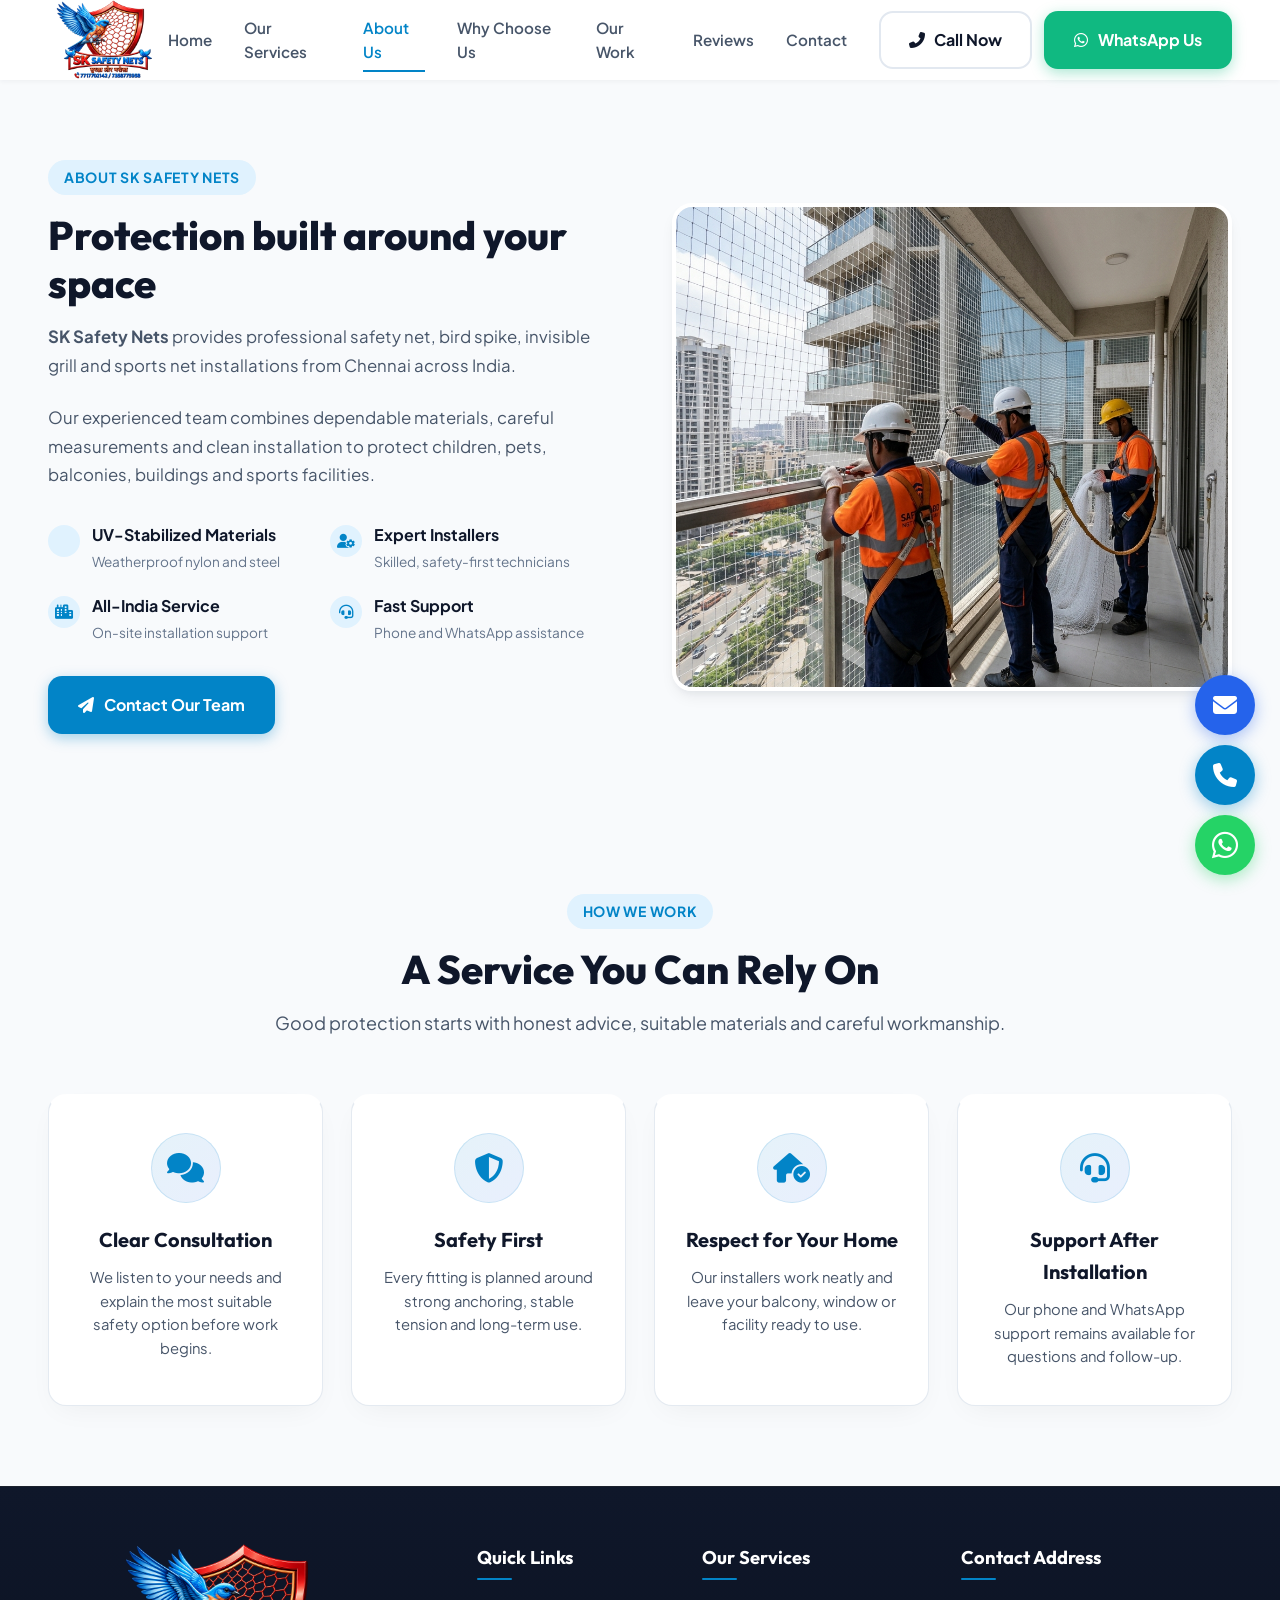
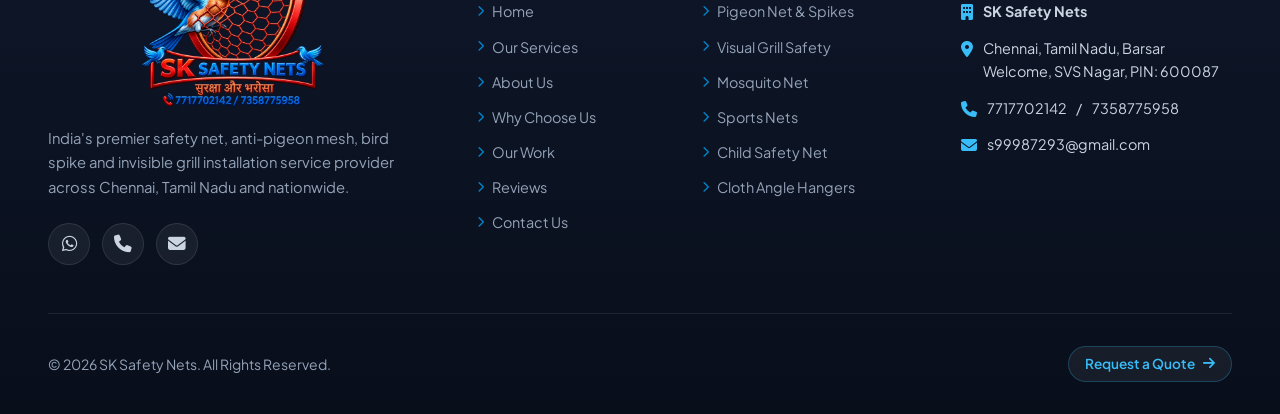
<file: about.html>
<!doctype html>
<html lang="en">

<head>
    <meta charset="UTF-8">
    <meta name="viewport" content="width=device-width, initial-scale=1.0">
    <title>About Us | SK Safety Nets</title>
    <link rel="stylesheet" href="https://cdnjs.cloudflare.com/ajax/libs/font-awesome/6.4.0/css/all.min.css">
    <link rel="stylesheet" href="style/style.css">
</head>

<body>
    <header class="main-header">
        <div class="container-full header-container"><a href="index.html" class="brand-logo"><img src="images/logo.jpg"
                    alt="SK Safety Nets Logo" class="site-logo"></a>
            <nav class="nav-menu" id="navMenu"><a href="index.html" class="nav-link">Home</a><a href="services.html"
                    class="nav-link">Our Services</a><a href="about.html" class="nav-link active">About Us</a><a
                    href="why-choose-us.html" class="nav-link">Why Choose Us</a><a href="our-work.html"
                    class="nav-link">Our Work</a><a href="reviews.html" class="nav-link">Reviews</a><a
                    href="contact.html" class="nav-link">Contact</a></nav>
            <div class="header-cta-group"><a href="tel:7717702142" class="btn btn-outline btn-hide-mobile"><i
                        class="fa-solid fa-phone-flip"></i> Call Now</a><a href="https://wa.me/917717702142"
                    target="_blank" class="btn btn-whatsapp"><i class="fa-brands fa-whatsapp"></i> WhatsApp
                    Us</a><button class="mobile-toggle" id="mobileToggle" aria-label="Toggle Navigation Menu"><i
                        class="fa-solid fa-bars"></i></button></div>
        </div>
    </header>
    <main>
        <section class="section-padding about-section">
            <div class="container-full about-grid">
                <div class="about-content"><span class="section-badge">About SK Safety Nets</span>
                    <h1 class="section-title" style="text-align:left">Protection built around your space</h1>
                    <p class="about-text"><strong>SK Safety Nets</strong> provides professional safety net, bird spike,
                        invisible grill and sports net installations from Chennai across India.</p>
                    <p class="about-text">Our experienced team combines dependable materials, careful measurements and
                        clean installation to protect children, pets, balconies, buildings and sports facilities.</p>
                    <div class="about-highlights">
                        <div class="about-highlight-item"><i class="fa-solid fa-shield-check"></i>
                            <div><strong>UV-Stabilized Materials</strong><span>Weatherproof nylon and steel</span></div>
                        </div>
                        <div class="about-highlight-item"><i class="fa-solid fa-user-gear"></i>
                            <div><strong>Expert Installers</strong><span>Skilled, safety-first technicians</span></div>
                        </div>
                        <div class="about-highlight-item"><i class="fa-solid fa-city"></i>
                            <div><strong>All-India Service</strong><span>On-site installation support</span></div>
                        </div>
                        <div class="about-highlight-item"><i class="fa-solid fa-headset"></i>
                            <div><strong>Fast Support</strong><span>Phone and WhatsApp assistance</span></div>
                        </div>
                    </div><a href="contact.html" class="btn btn-primary"><i class="fa-solid fa-paper-plane"></i> Contact
                        Our Team</a>
                </div>
                <div class="about-image-wrapper">
                    <div class="about-img-box"><img src="images/about_img.png" alt="SK Safety Nets professional team">
                    </div>
                </div>
            </div>
        </section>
        <section class="section-padding" style="background-color: var(--bg-light);">
            <div class="container">
                <div class="section-header"><span class="section-badge">How We Work</span>
                    <h2 class="section-title">A Service You Can Rely On</h2>
                    <p class="section-subtitle">Good protection starts with honest advice, suitable materials and
                        careful workmanship.</p>
                </div>
                <div class="why-grid">
                    <div class="why-card">
                        <div class="why-icon-box"><i class="fa-solid fa-comments"></i></div>
                        <h3 class="why-title">Clear Consultation</h3>
                        <p class="why-desc">We listen to your needs and explain the most suitable safety option before
                            work begins.</p>
                    </div>
                    <div class="why-card">
                        <div class="why-icon-box"><i class="fa-solid fa-shield-halved"></i></div>
                        <h3 class="why-title">Safety First</h3>
                        <p class="why-desc">Every fitting is planned around strong anchoring, stable tension and
                            long-term use.</p>
                    </div>
                    <div class="why-card">
                        <div class="why-icon-box"><i class="fa-solid fa-house-circle-check"></i></div>
                        <h3 class="why-title">Respect for Your Home</h3>
                        <p class="why-desc">Our installers work neatly and leave your balcony, window or facility ready
                            to use.</p>
                    </div>
                    <div class="why-card">
                        <div class="why-icon-box"><i class="fa-solid fa-headset"></i></div>
                        <h3 class="why-title">Support After Installation</h3>
                        <p class="why-desc">Our phone and WhatsApp support remains available for questions and
                            follow-up.</p>
                    </div>
                </div>
            </div>
        </section>
    </main>
    <footer class="footer-section">
        <div class="container-full">
            <div class="footer-grid">
                <div class="footer-brand"><a href="index.html" class="brand-logo footer-logo"><img src="images/logo.jpg"
                            alt="SK Safety Nets Logo" style="width: 250px; height: auto; margin-left: 60px"></a>
                    <p class="footer-desc">India's premier safety net, anti-pigeon mesh, bird spike and invisible grill
                        installation service provider across Chennai, Tamil Nadu and nationwide.</p>
                    <div class="footer-social-badges"><a href="https://wa.me/917717702142" target="_blank"
                            class="social-badge" title="WhatsApp Us"><i class="fa-brands fa-whatsapp"></i></a><a
                            href="tel:7717702142" class="social-badge" title="Call Us"><i
                                class="fa-solid fa-phone"></i></a><a href="mailto:s99987293@gmail.com"
                            class="social-badge" title="Email Us"><i class="fa-solid fa-envelope"></i></a></div>
                </div>
                <div>
                    <h4 class="footer-title">Quick Links</h4>
                    <div class="footer-links"><a href="index.html"><i class="fa-solid fa-chevron-right"></i> Home</a><a
                            href="services.html"><i class="fa-solid fa-chevron-right"></i> Our Services</a><a
                            href="about.html"><i class="fa-solid fa-chevron-right"></i> About Us</a><a
                            href="why-choose-us.html"><i class="fa-solid fa-chevron-right"></i> Why Choose Us</a><a
                            href="our-work.html"><i class="fa-solid fa-chevron-right"></i> Our Work</a><a
                            href="reviews.html"><i class="fa-solid fa-chevron-right"></i> Reviews</a><a
                            href="contact.html"><i class="fa-solid fa-chevron-right"></i> Contact Us</a></div>
                </div>
                <div>
                    <h4 class="footer-title">Our Services</h4>
                    <div class="footer-links"><a href="services.html"><i class="fa-solid fa-chevron-right"></i> Pigeon
                            Net &amp; Spikes</a><a href="services.html"><i class="fa-solid fa-chevron-right"></i> Visual
                            Grill Safety</a><a href="services.html"><i class="fa-solid fa-chevron-right"></i> Mosquito
                            Net</a><a href="services.html"><i class="fa-solid fa-chevron-right"></i> Sports Nets</a><a
                            href="services.html"><i class="fa-solid fa-chevron-right"></i> Child Safety Net</a><a
                            href="services.html"><i class="fa-solid fa-chevron-right"></i> Cloth Angle Hangers</a></div>
                </div>
                <div>
                    <h4 class="footer-title">Contact Address</h4>
                    <div class="footer-contact-block">
                        <p><i class="fa-solid fa-building" style="color: #38bdf8"></i> <strong>SK Safety Nets</strong>
                        </p>
                        <p><i class="fa-solid fa-location-dot" style="color: #38bdf8"></i> Chennai, Tamil Nadu, Barsar
                            Welcome, SVS Nagar, PIN: 600087</p>
                        <p><i class="fa-solid fa-phone" style="color: #38bdf8"></i> <a
                                href="tel:7717702142">7717702142</a> / <a href="tel:7358775958">7358775958</a></p>
                        <p><i class="fa-solid fa-envelope" style="color: #38bdf8"></i> <a
                                href="mailto:s99987293@gmail.com">s99987293@gmail.com</a></p>
                    </div>
                </div>
            </div>
            <div class="footer-bottom">
                <p>© 2026 SK Safety Nets. All Rights Reserved.</p><a href="contact.html" class="footer-top-btn">Request
                    a Quote <i class="fa-solid fa-arrow-right"></i></a>
            </div>
        </div>
    </footer>
    <a href="mailto:s99987293@gmail.com" class="floating-email" aria-label="Email SK Safety Nets"><i
            class="fa-solid fa-envelope"></i></a>
    <a href="tel:7717702142" class="floating-call" aria-label="Call SK Safety Nets"><i
            class="fa-solid fa-phone"></i></a>
    <a href="https://wa.me/917717702142" target="_blank" class="floating-whatsapp" aria-label="Chat on WhatsApp"><i
            class="fa-brands fa-whatsapp"></i></a>
    <script src="style/script.js"></script>
</body>

</html>
</file>
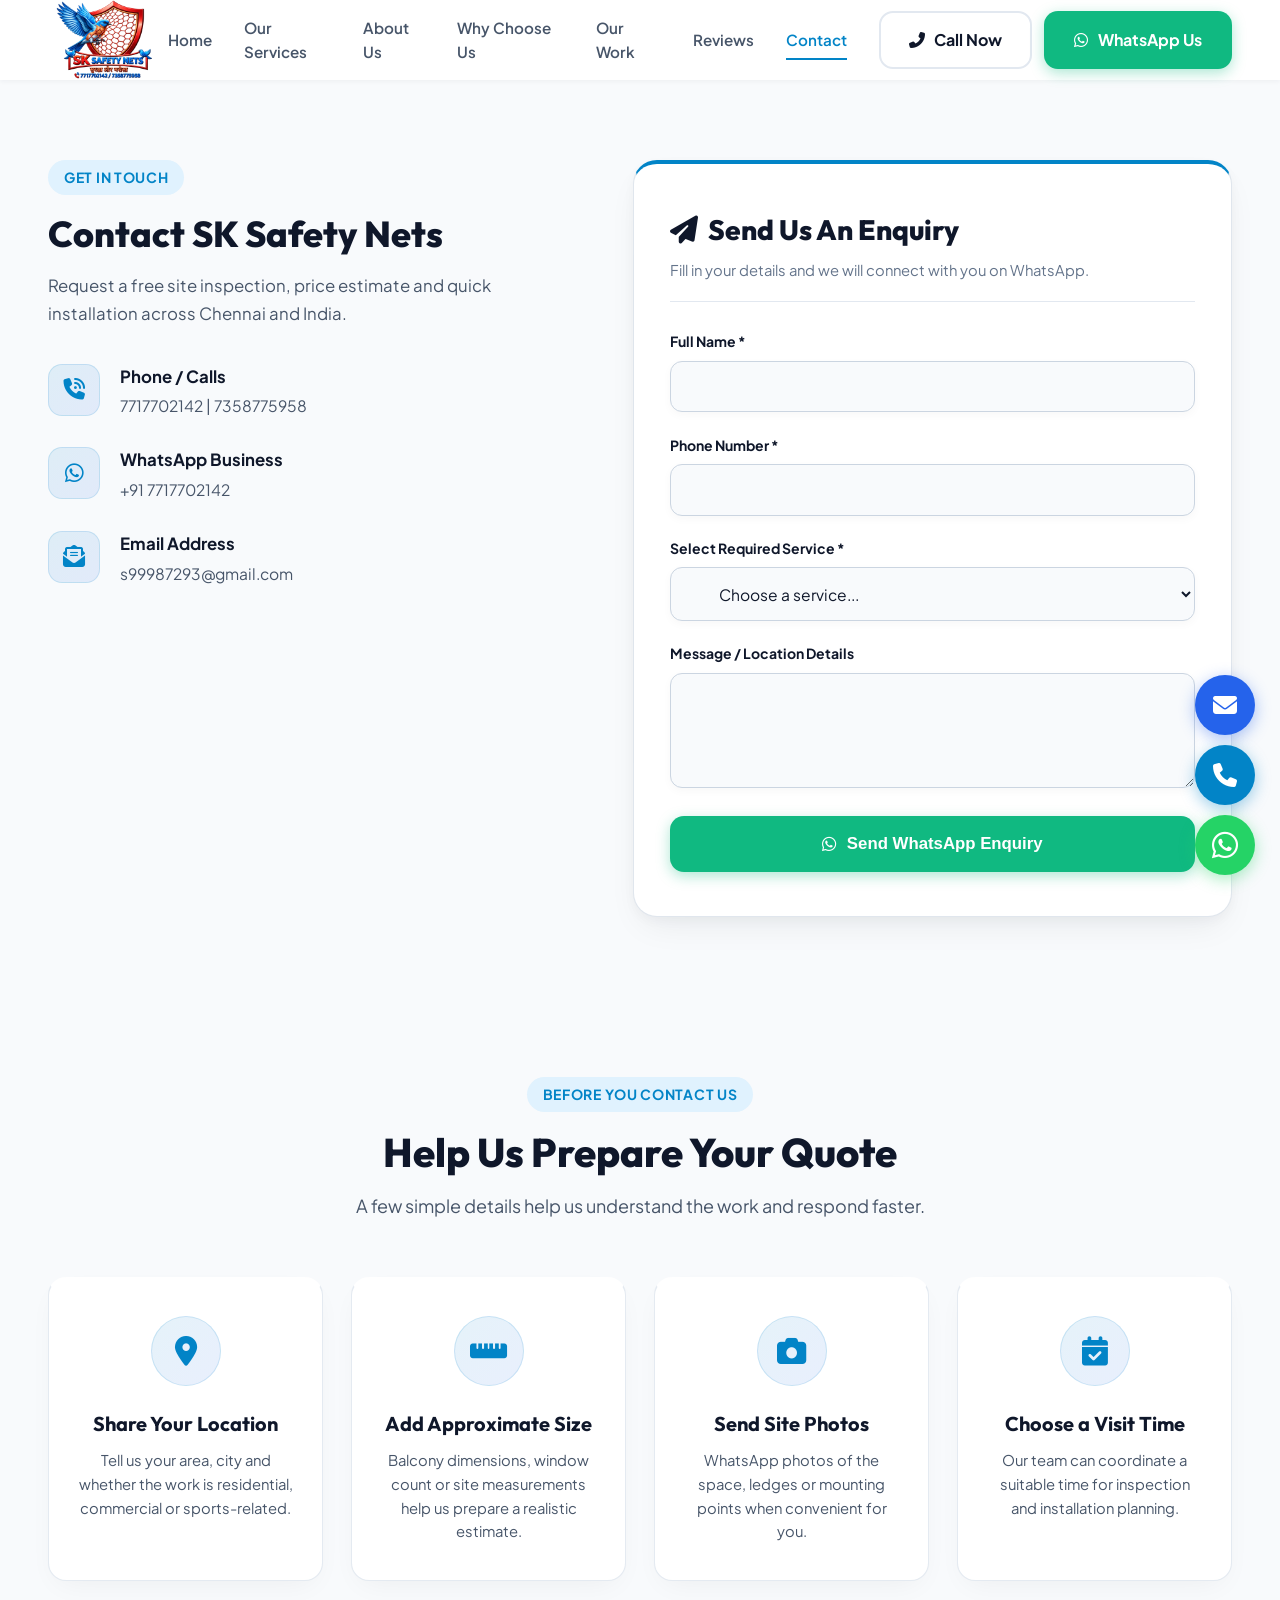
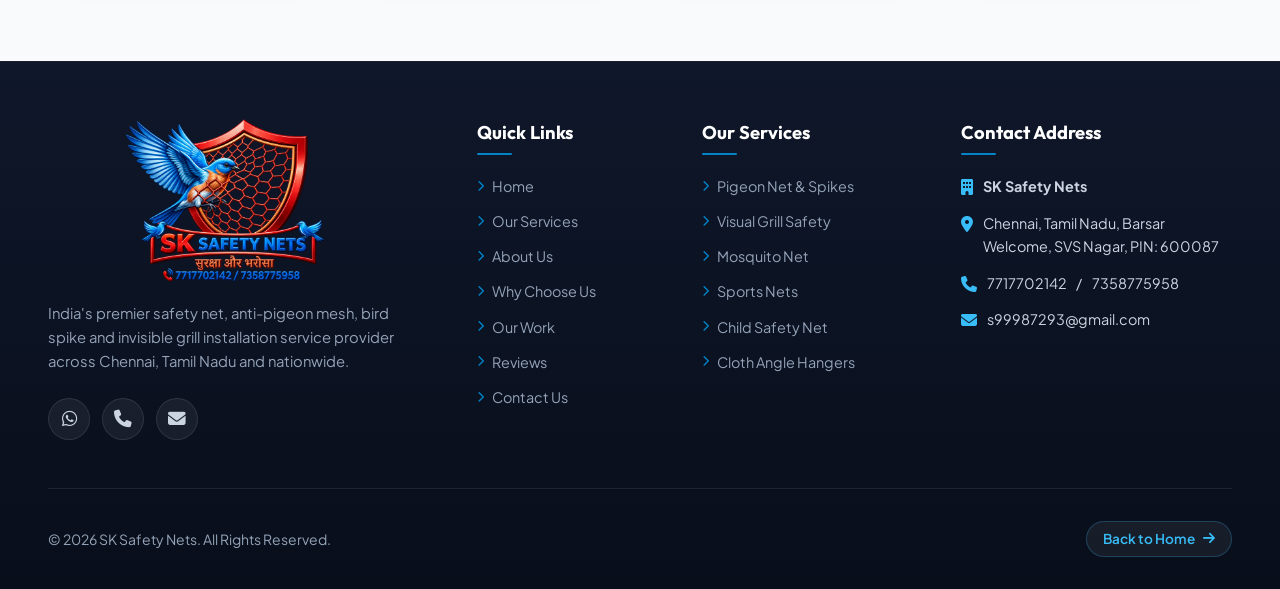
<file: contact.html>
<!doctype html>
<html lang="en">

<head>
    <meta charset="UTF-8">
    <meta name="viewport" content="width=device-width, initial-scale=1.0">
    <title>Contact Us | SK Safety Nets</title>
    <meta name="description" content="Contact SK Safety Nets for a free site inspection and installation quote.">
    <link rel="stylesheet" href="https://cdnjs.cloudflare.com/ajax/libs/font-awesome/6.4.0/css/all.min.css">
    <link rel="stylesheet" href="style/style.css">
</head>

<body>
    <header class="main-header">
        <div class="container-full header-container"><a href="index.html" class="brand-logo"><img src="images/logo.jpg"
                    alt="SK Safety Nets Logo" class="site-logo"></a>
            <nav class="nav-menu" id="navMenu"><a href="index.html" class="nav-link">Home</a><a href="services.html"
                    class="nav-link">Our Services</a><a href="about.html" class="nav-link">About Us</a><a
                    href="why-choose-us.html" class="nav-link">Why Choose Us</a><a href="our-work.html"
                    class="nav-link">Our Work</a><a href="reviews.html" class="nav-link">Reviews</a><a
                    href="contact.html" class="nav-link active">Contact</a></nav>
            <div class="header-cta-group"><a href="tel:7717702142" class="btn btn-outline btn-hide-mobile"><i
                        class="fa-solid fa-phone-flip"></i> Call Now</a><a href="https://wa.me/917717702142"
                    target="_blank" class="btn btn-whatsapp"><i class="fa-brands fa-whatsapp"></i> WhatsApp
                    Us</a><button class="mobile-toggle" id="mobileToggle" aria-label="Toggle Navigation Menu"><i
                        class="fa-solid fa-bars"></i></button></div>
        </div>
    </header>
    <main>
        <section class="section-padding contact-section">
            <div class="container contact-grid">
                <div class="contact-info-left"><span class="section-badge">Get In Touch</span>
                    <h1 class="contact-info-title">Contact SK Safety Nets</h1>
                    <p class="contact-info-desc">Request a free site inspection, price estimate and quick installation
                        across Chennai and India.</p>
                    <div class="contact-detail-list">
                        <div class="contact-detail-item">
                            <div class="contact-detail-icon"><i class="fa-solid fa-phone-volume"></i></div>
                            <div class="contact-detail-content"><strong>Phone / Calls</strong>
                                <p><a href="tel:7717702142">7717702142</a> | <a href="tel:7358775958">7358775958</a></p>
                            </div>
                        </div>
                        <div class="contact-detail-item">
                            <div class="contact-detail-icon"><i class="fa-brands fa-whatsapp"></i></div>
                            <div class="contact-detail-content"><strong>WhatsApp Business</strong>
                                <p><a href="https://wa.me/917717702142" target="_blank">+91 7717702142</a></p>
                            </div>
                        </div>
                        <div class="contact-detail-item">
                            <div class="contact-detail-icon"><i class="fa-solid fa-envelope-open-text"></i></div>
                            <div class="contact-detail-content"><strong>Email Address</strong>
                                <p><a href="mailto:s99987293@gmail.com">s99987293@gmail.com</a></p>
                            </div>
                        </div>
                    </div>
                </div>
                <div class="contact-form-card">
                    <div class="form-header-box">
                        <h2 class="contact-form-title"><i class="fa-solid fa-paper-plane"></i> Send Us An Enquiry</h2>
                        <p class="contact-form-subtitle">Fill in your details and we will connect with you on WhatsApp.
                        </p>
                    </div>
                    <form id="whatsappEnquiryForm">
                        <div class="form-group"><label for="custName" class="form-label">Full Name *</label><input
                                type="text" id="custName" class="form-control" required></div>
                        <div class="form-group"><label for="custPhone" class="form-label">Phone Number *</label><input
                                type="tel" id="custPhone" class="form-control" required></div>
                        <div class="form-group"><label for="custService" class="form-label">Select Required Service
                                *</label><select id="custService" class="form-control" required>
                                <option value="" disabled selected>Choose a service...</option>
                                <option>Pigeon Net</option>
                                <option>Visual Grill Safety</option>
                                <option>Mosquito Net</option>
                                <option>Sports Net</option>
                                <option>Child Safety Net</option>
                                <option>Cloth Angle</option>
                            </select></div>
                        <div class="form-group"><label for="custMessage" class="form-label">Message / Location
                                Details</label><textarea id="custMessage" class="form-control"></textarea></div><button
                            type="submit" class="btn btn-whatsapp btn-full btn-lg"><i class="fa-brands fa-whatsapp"></i>
                            Send WhatsApp Enquiry</button>
                    </form>
                </div>
            </div>
        </section>
        <section class="section-padding" style="background-color: var(--bg-light);">
            <div class="container">
                <div class="section-header"><span class="section-badge">Before You Contact Us</span>
                    <h2 class="section-title">Help Us Prepare Your Quote</h2>
                    <p class="section-subtitle">A few simple details help us understand the work and respond faster.</p>
                </div>
                <div class="why-grid">
                    <div class="why-card">
                        <div class="why-icon-box"><i class="fa-solid fa-location-dot"></i></div>
                        <h3 class="why-title">Share Your Location</h3>
                        <p class="why-desc">Tell us your area, city and whether the work is residential, commercial or
                            sports-related.</p>
                    </div>
                    <div class="why-card">
                        <div class="why-icon-box"><i class="fa-solid fa-ruler-horizontal"></i></div>
                        <h3 class="why-title">Add Approximate Size</h3>
                        <p class="why-desc">Balcony dimensions, window count or site measurements help us prepare a
                            realistic estimate.</p>
                    </div>
                    <div class="why-card">
                        <div class="why-icon-box"><i class="fa-solid fa-camera"></i></div>
                        <h3 class="why-title">Send Site Photos</h3>
                        <p class="why-desc">WhatsApp photos of the space, ledges or mounting points when convenient for
                            you.</p>
                    </div>
                    <div class="why-card">
                        <div class="why-icon-box"><i class="fa-solid fa-calendar-check"></i></div>
                        <h3 class="why-title">Choose a Visit Time</h3>
                        <p class="why-desc">Our team can coordinate a suitable time for inspection and installation
                            planning.</p>
                    </div>
                </div>
            </div>
        </section>
    </main>
    <footer class="footer-section">
        <div class="container-full">
            <div class="footer-grid">
                <div class="footer-brand"><a href="index.html" class="brand-logo footer-logo"><img src="images/logo.jpg"
                            alt="SK Safety Nets Logo" style="width: 250px; height: auto; margin-left: 60px"></a>
                    <p class="footer-desc">India's premier safety net, anti-pigeon mesh, bird spike and invisible grill
                        installation service provider across Chennai, Tamil Nadu and nationwide.</p>
                    <div class="footer-social-badges"><a href="https://wa.me/917717702142" target="_blank"
                            class="social-badge" title="WhatsApp Us"><i class="fa-brands fa-whatsapp"></i></a><a
                            href="tel:7717702142" class="social-badge" title="Call Us"><i
                                class="fa-solid fa-phone"></i></a><a href="mailto:s99987293@gmail.com"
                            class="social-badge" title="Email Us"><i class="fa-solid fa-envelope"></i></a></div>
                </div>
                <div>
                    <h4 class="footer-title">Quick Links</h4>
                    <div class="footer-links"><a href="index.html"><i class="fa-solid fa-chevron-right"></i> Home</a><a
                            href="services.html"><i class="fa-solid fa-chevron-right"></i> Our Services</a><a
                            href="about.html"><i class="fa-solid fa-chevron-right"></i> About Us</a><a
                            href="why-choose-us.html"><i class="fa-solid fa-chevron-right"></i> Why Choose Us</a><a
                            href="our-work.html"><i class="fa-solid fa-chevron-right"></i> Our Work</a><a
                            href="reviews.html"><i class="fa-solid fa-chevron-right"></i> Reviews</a><a
                            href="contact.html"><i class="fa-solid fa-chevron-right"></i> Contact Us</a></div>
                </div>
                <div>
                    <h4 class="footer-title">Our Services</h4>
                    <div class="footer-links"><a href="services.html"><i class="fa-solid fa-chevron-right"></i> Pigeon
                            Net &amp; Spikes</a><a href="services.html"><i class="fa-solid fa-chevron-right"></i> Visual
                            Grill Safety</a><a href="services.html"><i class="fa-solid fa-chevron-right"></i> Mosquito
                            Net</a><a href="services.html"><i class="fa-solid fa-chevron-right"></i> Sports Nets</a><a
                            href="services.html"><i class="fa-solid fa-chevron-right"></i> Child Safety Net</a><a
                            href="services.html"><i class="fa-solid fa-chevron-right"></i> Cloth Angle Hangers</a></div>
                </div>
                <div>
                    <h4 class="footer-title">Contact Address</h4>
                    <div class="footer-contact-block">
                        <p><i class="fa-solid fa-building" style="color: #38bdf8"></i> <strong>SK Safety Nets</strong>
                        </p>
                        <p><i class="fa-solid fa-location-dot" style="color: #38bdf8"></i> Chennai, Tamil Nadu, Barsar
                            Welcome, SVS Nagar, PIN: 600087</p>
                        <p><i class="fa-solid fa-phone" style="color: #38bdf8"></i> <a
                                href="tel:7717702142">7717702142</a> / <a href="tel:7358775958">7358775958</a></p>
                        <p><i class="fa-solid fa-envelope" style="color: #38bdf8"></i> <a
                                href="mailto:s99987293@gmail.com">s99987293@gmail.com</a></p>
                    </div>
                </div>
            </div>
            <div class="footer-bottom">
                <p>© 2026 SK Safety Nets. All Rights Reserved.</p><a href="index.html" class="footer-top-btn">Back to
                    Home <i class="fa-solid fa-arrow-right"></i></a>
            </div>
        </div>
    </footer>
    <a href="mailto:s99987293@gmail.com" class="floating-email" aria-label="Email SK Safety Nets"><i
            class="fa-solid fa-envelope"></i></a>
    <a href="tel:7717702142" class="floating-call" aria-label="Call SK Safety Nets"><i
            class="fa-solid fa-phone"></i></a>
    <a href="https://wa.me/917717702142" target="_blank" class="floating-whatsapp" aria-label="Chat on WhatsApp"><i
            class="fa-brands fa-whatsapp"></i></a>
    <script src="style/script.js"></script>
</body>

</html>
</file>
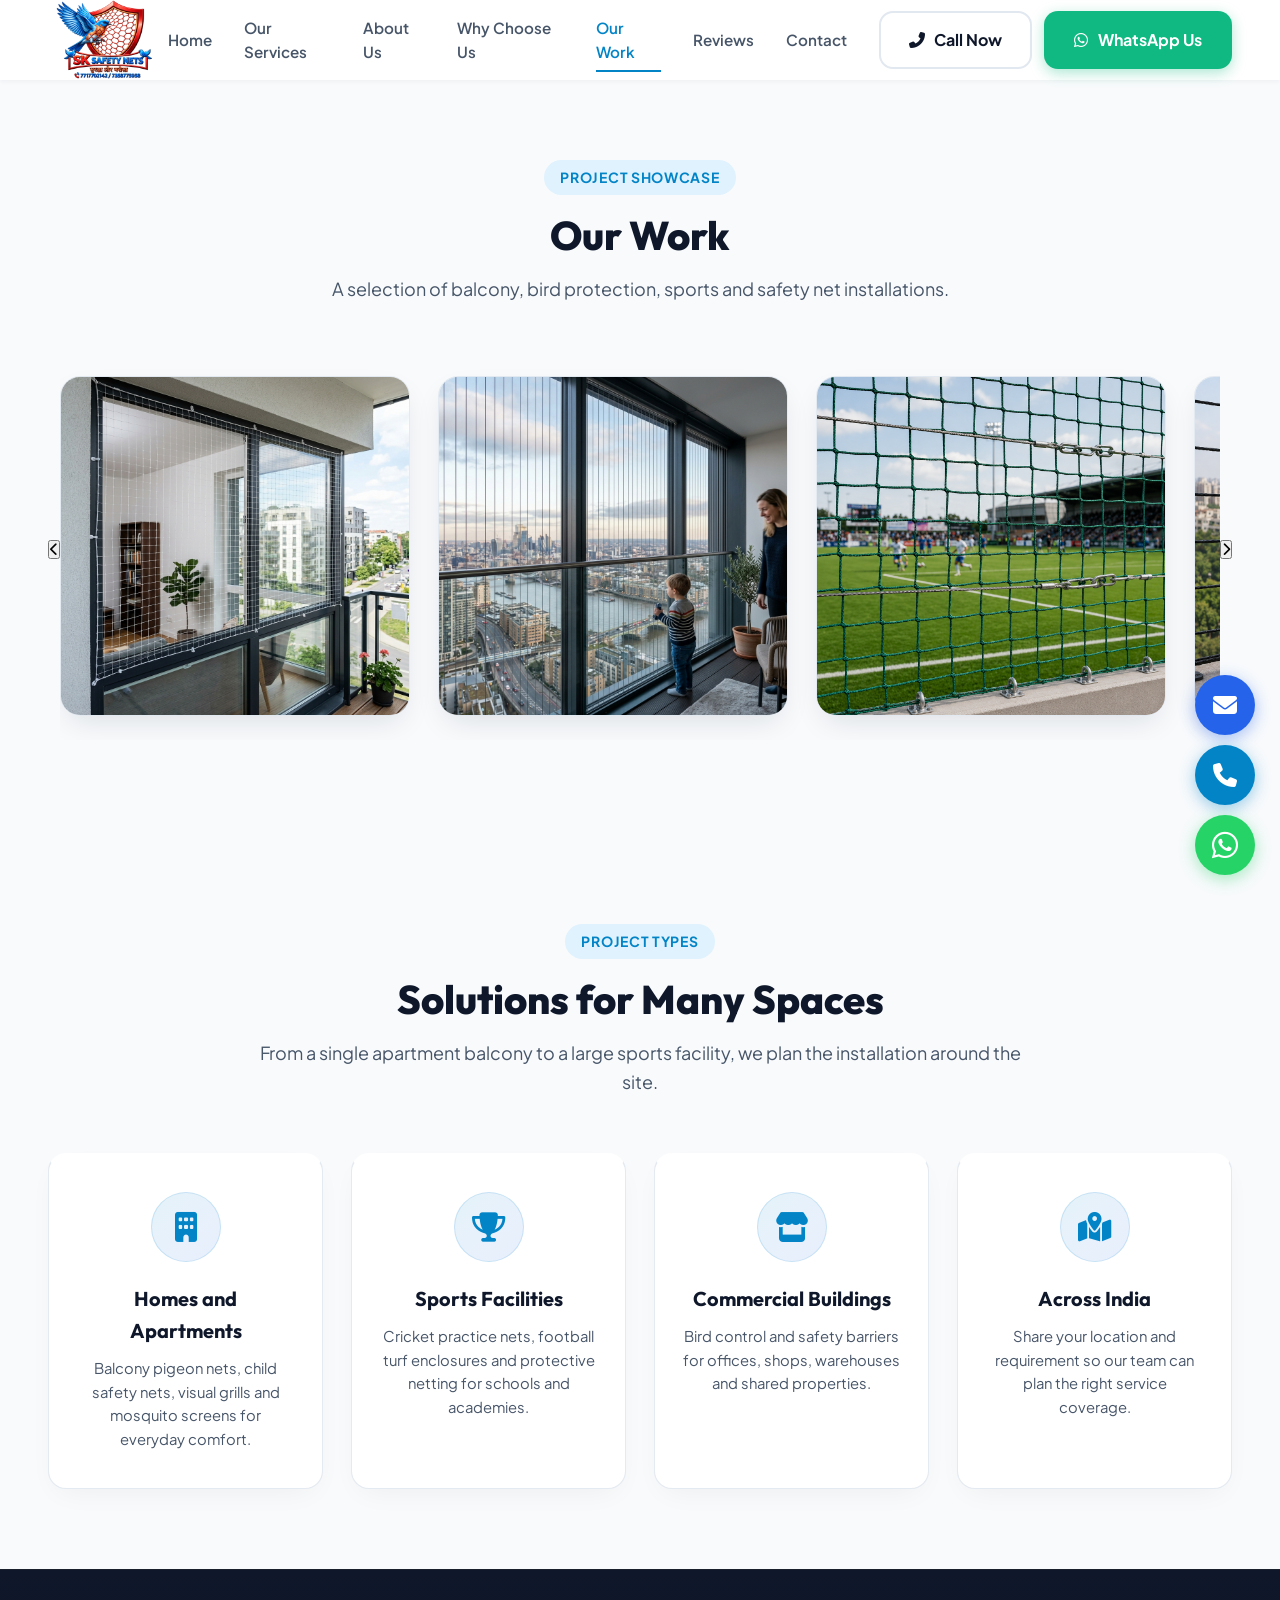
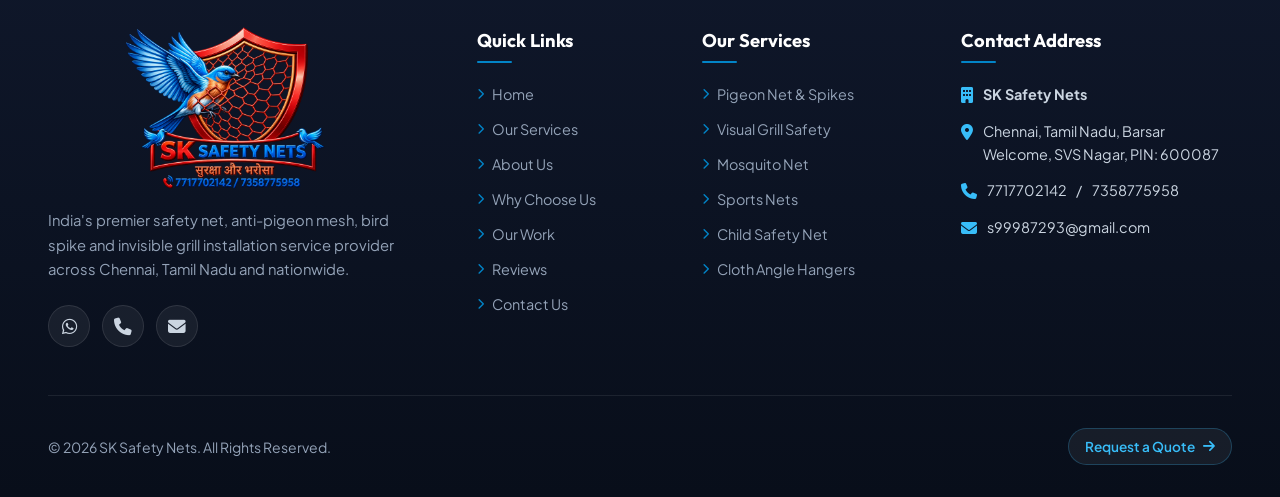
<file: our-work.html>
<!doctype html>
<html lang="en">

<head>
    <meta charset="UTF-8">
    <meta name="viewport" content="width=device-width, initial-scale=1.0">
    <title>Our Work | SK Safety Nets</title>
    <link rel="stylesheet" href="https://cdnjs.cloudflare.com/ajax/libs/font-awesome/6.4.0/css/all.min.css">
    <link rel="stylesheet" href="style/style.css">
</head>

<body>
    <header class="main-header">
        <div class="container-full header-container"><a href="index.html" class="brand-logo"><img src="images/logo.jpg"
                    alt="SK Safety Nets Logo" class="site-logo"></a>
            <nav class="nav-menu" id="navMenu"><a href="index.html" class="nav-link">Home</a><a href="services.html"
                    class="nav-link">Our Services</a><a href="about.html" class="nav-link">About Us</a><a
                    href="why-choose-us.html" class="nav-link">Why Choose Us</a><a href="our-work.html"
                    class="nav-link active">Our Work</a><a href="reviews.html" class="nav-link">Reviews</a><a
                    href="contact.html" class="nav-link">Contact</a></nav>
            <div class="header-cta-group"><a href="tel:7717702142" class="btn btn-outline btn-hide-mobile"><i
                        class="fa-solid fa-phone-flip"></i> Call Now</a><a href="https://wa.me/917717702142"
                    target="_blank" class="btn btn-whatsapp"><i class="fa-brands fa-whatsapp"></i> WhatsApp
                    Us</a><button class="mobile-toggle" id="mobileToggle" aria-label="Toggle Navigation Menu"><i
                        class="fa-solid fa-bars"></i></button></div>
        </div>
    </header>
    <main>
        <section class="section-padding gallery-section">
            <div class="container-full">
                <div class="section-header"><span class="section-badge">Project Showcase</span>
                    <h1 class="section-title">Our Work</h1>
                    <p class="section-subtitle">A selection of balcony, bird protection, sports and safety net
                        installations.</p>
                </div>
                <div class="gallery-slider-outer"><button class="gallery-control-btn prev-btn" id="galleryPrevBtn"
                        aria-label="Previous image"><i class="fa-solid fa-chevron-left"></i></button>
                    <div class="gallery-slider-wrapper" id="gallerySlider">
                        <div class="gallery-item"><img src="images/pigeon_net.png" alt="Balcony pigeon net">
                            <div class="gallery-overlay">
                                <h2 class="gallery-title">High-Rise Balcony Pigeon Net</h2><span
                                    class="gallery-category">Chennai Residency</span>
                            </div>
                        </div>
                        <div class="gallery-item"><img src="images/visual_grill_safety.png"
                                alt="Invisible visual safety grill">
                            <div class="gallery-overlay">
                                <h2 class="gallery-title">Invisible Visual Safety Grill</h2><span
                                    class="gallery-category">Modern Apartment</span>
                            </div>
                        </div>
                        <div class="gallery-item"><img src="images/football.jpg" alt="Football turf enclosure net">
                            <div class="gallery-overlay">
                                <h2 class="gallery-title">Football Turf Enclosure Net</h2><span
                                    class="gallery-category">Sports Arena</span>
                            </div>
                        </div>
                        <div class="gallery-item"><img src="images/heavy.jpg" alt="Heavy-duty safety netting">
                            <div class="gallery-overlay">
                                <h2 class="gallery-title">Heavy-Duty Safety Netting</h2><span
                                    class="gallery-category">Residential Project</span>
                            </div>
                        </div>
                    </div><button class="gallery-control-btn next-btn" id="galleryNextBtn" aria-label="Next image"><i
                            class="fa-solid fa-chevron-right"></i></button>
                </div>
            </div>
        </section>
        <section class="section-padding" style="background-color: var(--bg-light);">
            <div class="container">
                <div class="section-header"><span class="section-badge">Project Types</span>
                    <h2 class="section-title">Solutions for Many Spaces</h2>
                    <p class="section-subtitle">From a single apartment balcony to a large sports facility, we plan the
                        installation around the site.</p>
                </div>
                <div class="why-grid">
                    <div class="why-card">
                        <div class="why-icon-box"><i class="fa-solid fa-building"></i></div>
                        <h3 class="why-title">Homes and Apartments</h3>
                        <p class="why-desc">Balcony pigeon nets, child safety nets, visual grills and mosquito screens
                            for everyday comfort.</p>
                    </div>
                    <div class="why-card">
                        <div class="why-icon-box"><i class="fa-solid fa-trophy"></i></div>
                        <h3 class="why-title">Sports Facilities</h3>
                        <p class="why-desc">Cricket practice nets, football turf enclosures and protective netting for
                            schools and academies.</p>
                    </div>
                    <div class="why-card">
                        <div class="why-icon-box"><i class="fa-solid fa-store"></i></div>
                        <h3 class="why-title">Commercial Buildings</h3>
                        <p class="why-desc">Bird control and safety barriers for offices, shops, warehouses and shared
                            properties.</p>
                    </div>
                    <div class="why-card">
                        <div class="why-icon-box"><i class="fa-solid fa-map-location-dot"></i></div>
                        <h3 class="why-title">Across India</h3>
                        <p class="why-desc">Share your location and requirement so our team can plan the right service
                            coverage.</p>
                    </div>
                </div>
            </div>
        </section>
    </main>
    <footer class="footer-section">
        <div class="container-full">
            <div class="footer-grid">
                <div class="footer-brand"><a href="index.html" class="brand-logo footer-logo"><img src="images/logo.jpg"
                            alt="SK Safety Nets Logo" style="width: 250px; height: auto; margin-left: 60px"></a>
                    <p class="footer-desc">India's premier safety net, anti-pigeon mesh, bird spike and invisible grill
                        installation service provider across Chennai, Tamil Nadu and nationwide.</p>
                    <div class="footer-social-badges"><a href="https://wa.me/917717702142" target="_blank"
                            class="social-badge" title="WhatsApp Us"><i class="fa-brands fa-whatsapp"></i></a><a
                            href="tel:7717702142" class="social-badge" title="Call Us"><i
                                class="fa-solid fa-phone"></i></a><a href="mailto:s99987293@gmail.com"
                            class="social-badge" title="Email Us"><i class="fa-solid fa-envelope"></i></a></div>
                </div>
                <div>
                    <h4 class="footer-title">Quick Links</h4>
                    <div class="footer-links"><a href="index.html"><i class="fa-solid fa-chevron-right"></i> Home</a><a
                            href="services.html"><i class="fa-solid fa-chevron-right"></i> Our Services</a><a
                            href="about.html"><i class="fa-solid fa-chevron-right"></i> About Us</a><a
                            href="why-choose-us.html"><i class="fa-solid fa-chevron-right"></i> Why Choose Us</a><a
                            href="our-work.html"><i class="fa-solid fa-chevron-right"></i> Our Work</a><a
                            href="reviews.html"><i class="fa-solid fa-chevron-right"></i> Reviews</a><a
                            href="contact.html"><i class="fa-solid fa-chevron-right"></i> Contact Us</a></div>
                </div>
                <div>
                    <h4 class="footer-title">Our Services</h4>
                    <div class="footer-links"><a href="services.html"><i class="fa-solid fa-chevron-right"></i> Pigeon
                            Net &amp; Spikes</a><a href="services.html"><i class="fa-solid fa-chevron-right"></i> Visual
                            Grill Safety</a><a href="services.html"><i class="fa-solid fa-chevron-right"></i> Mosquito
                            Net</a><a href="services.html"><i class="fa-solid fa-chevron-right"></i> Sports Nets</a><a
                            href="services.html"><i class="fa-solid fa-chevron-right"></i> Child Safety Net</a><a
                            href="services.html"><i class="fa-solid fa-chevron-right"></i> Cloth Angle Hangers</a></div>
                </div>
                <div>
                    <h4 class="footer-title">Contact Address</h4>
                    <div class="footer-contact-block">
                        <p><i class="fa-solid fa-building" style="color: #38bdf8"></i> <strong>SK Safety Nets</strong>
                        </p>
                        <p><i class="fa-solid fa-location-dot" style="color: #38bdf8"></i> Chennai, Tamil Nadu, Barsar
                            Welcome, SVS Nagar, PIN: 600087</p>
                        <p><i class="fa-solid fa-phone" style="color: #38bdf8"></i> <a
                                href="tel:7717702142">7717702142</a> / <a href="tel:7358775958">7358775958</a></p>
                        <p><i class="fa-solid fa-envelope" style="color: #38bdf8"></i> <a
                                href="mailto:s99987293@gmail.com">s99987293@gmail.com</a></p>
                    </div>
                </div>
            </div>
            <div class="footer-bottom">
                <p>© 2026 SK Safety Nets. All Rights Reserved.</p><a href="contact.html" class="footer-top-btn">Request
                    a Quote <i class="fa-solid fa-arrow-right"></i></a>
            </div>
        </div>
    </footer>
    <a href="mailto:s99987293@gmail.com" class="floating-email" aria-label="Email SK Safety Nets"><i
            class="fa-solid fa-envelope"></i></a>
    <a href="tel:7717702142" class="floating-call" aria-label="Call SK Safety Nets"><i
            class="fa-solid fa-phone"></i></a>
    <a href="https://wa.me/917717702142" target="_blank" class="floating-whatsapp" aria-label="Chat on WhatsApp"><i
            class="fa-brands fa-whatsapp"></i></a>
    <script src="style/script.js"></script>
</body>

</html>
</file>
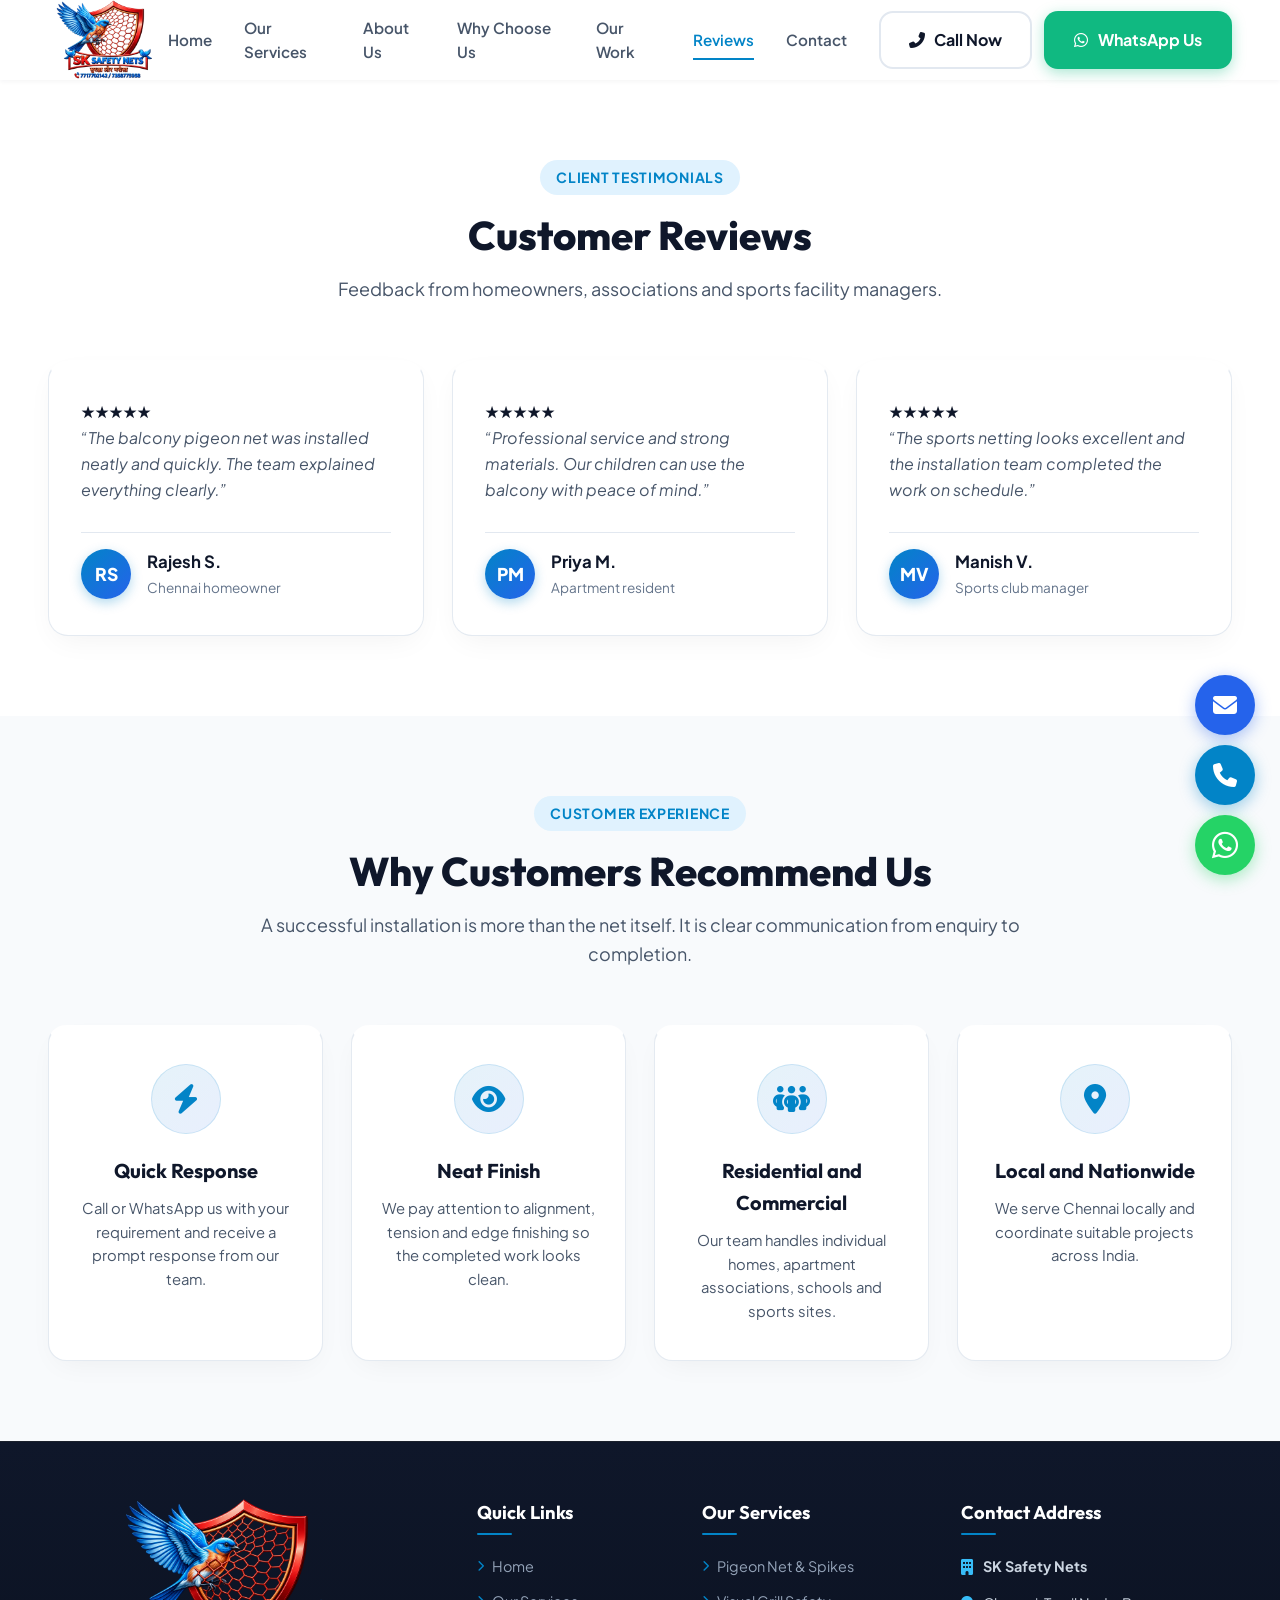
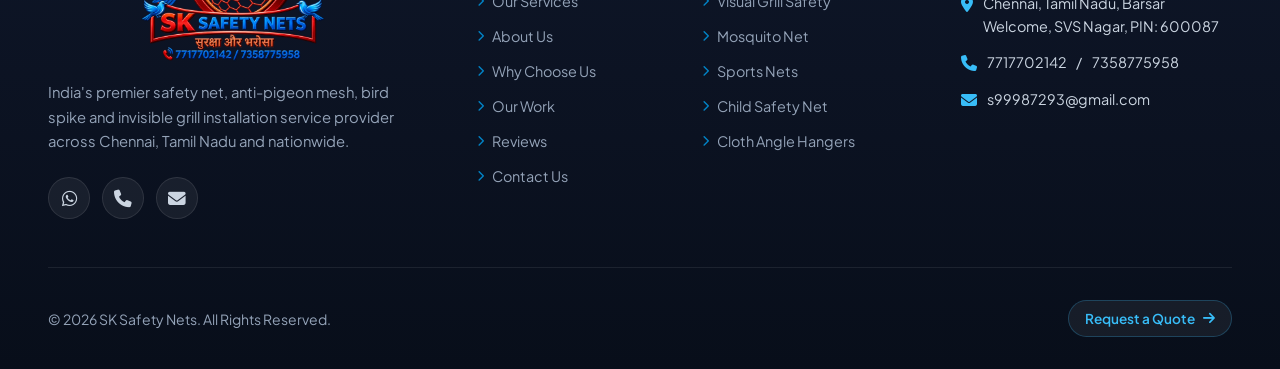
<file: reviews.html>
<!doctype html>
<html lang="en">

<head>
    <meta charset="UTF-8">
    <meta name="viewport" content="width=device-width, initial-scale=1.0">
    <title>Reviews | SK Safety Nets</title>
    <link rel="stylesheet" href="https://cdnjs.cloudflare.com/ajax/libs/font-awesome/6.4.0/css/all.min.css">
    <link rel="stylesheet" href="style/style.css">
</head>

<body>
    <header class="main-header">
        <div class="container-full header-container"><a href="index.html" class="brand-logo"><img src="images/logo.jpg"
                    alt="SK Safety Nets Logo" class="site-logo"></a>
            <nav class="nav-menu" id="navMenu"><a href="index.html" class="nav-link">Home</a><a href="services.html"
                    class="nav-link">Our Services</a><a href="about.html" class="nav-link">About Us</a><a
                    href="why-choose-us.html" class="nav-link">Why Choose Us</a><a href="our-work.html"
                    class="nav-link">Our Work</a><a href="reviews.html" class="nav-link active">Reviews</a><a
                    href="contact.html" class="nav-link">Contact</a></nav>
            <div class="header-cta-group"><a href="tel:7717702142" class="btn btn-outline btn-hide-mobile"><i
                        class="fa-solid fa-phone-flip"></i> Call Now</a><a href="https://wa.me/917717702142"
                    target="_blank" class="btn btn-whatsapp"><i class="fa-brands fa-whatsapp"></i> WhatsApp
                    Us</a><button class="mobile-toggle" id="mobileToggle" aria-label="Toggle Navigation Menu"><i
                        class="fa-solid fa-bars"></i></button></div>
        </div>
    </header>
    <main>
        <section class="section-padding">
            <div class="container">
                <div class="section-header"><span class="section-badge">Client Testimonials</span>
                    <h1 class="section-title">Customer Reviews</h1>
                    <p class="section-subtitle">Feedback from homeowners, associations and sports facility managers.</p>
                </div>
                <div class="reviews-grid">
                    <div class="review-card">
                        <div class="review-stars">★★★★★</div>
                        <p class="review-text">“The balcony pigeon net was installed neatly and quickly. The team
                            explained everything clearly.”</p>
                        <div class="reviewer-info">
                            <div class="reviewer-avatar">RS</div>
                            <div>
                                <div class="reviewer-name">Rajesh S.</div>
                                <div class="reviewer-location">Chennai homeowner</div>
                            </div>
                        </div>
                    </div>
                    <div class="review-card">
                        <div class="review-stars">★★★★★</div>
                        <p class="review-text">“Professional service and strong materials. Our children can use the
                            balcony with peace of mind.”</p>
                        <div class="reviewer-info">
                            <div class="reviewer-avatar">PM</div>
                            <div>
                                <div class="reviewer-name">Priya M.</div>
                                <div class="reviewer-location">Apartment resident</div>
                            </div>
                        </div>
                    </div>
                    <div class="review-card">
                        <div class="review-stars">★★★★★</div>
                        <p class="review-text">“The sports netting looks excellent and the installation team completed
                            the work on schedule.”</p>
                        <div class="reviewer-info">
                            <div class="reviewer-avatar">MV</div>
                            <div>
                                <div class="reviewer-name">Manish V.</div>
                                <div class="reviewer-location">Sports club manager</div>
                            </div>
                        </div>
                    </div>
                </div>
            </div>
        </section>
        <section class="section-padding" style="background-color: var(--bg-light);">
            <div class="container">
                <div class="section-header"><span class="section-badge">Customer Experience</span>
                    <h2 class="section-title">Why Customers Recommend Us</h2>
                    <p class="section-subtitle">A successful installation is more than the net itself. It is clear
                        communication from enquiry to completion.</p>
                </div>
                <div class="why-grid">
                    <div class="why-card">
                        <div class="why-icon-box"><i class="fa-solid fa-bolt"></i></div>
                        <h3 class="why-title">Quick Response</h3>
                        <p class="why-desc">Call or WhatsApp us with your requirement and receive a prompt response from
                            our team.</p>
                    </div>
                    <div class="why-card">
                        <div class="why-icon-box"><i class="fa-solid fa-eye"></i></div>
                        <h3 class="why-title">Neat Finish</h3>
                        <p class="why-desc">We pay attention to alignment, tension and edge finishing so the completed
                            work looks clean.</p>
                    </div>
                    <div class="why-card">
                        <div class="why-icon-box"><i class="fa-solid fa-people-group"></i></div>
                        <h3 class="why-title">Residential and Commercial</h3>
                        <p class="why-desc">Our team handles individual homes, apartment associations, schools and
                            sports sites.</p>
                    </div>
                    <div class="why-card">
                        <div class="why-icon-box"><i class="fa-solid fa-location-dot"></i></div>
                        <h3 class="why-title">Local and Nationwide</h3>
                        <p class="why-desc">We serve Chennai locally and coordinate suitable projects across India.</p>
                    </div>
                </div>
            </div>
        </section>
    </main>
    <footer class="footer-section">
        <div class="container-full">
            <div class="footer-grid">
                <div class="footer-brand"><a href="index.html" class="brand-logo footer-logo"><img src="images/logo.jpg"
                            alt="SK Safety Nets Logo" style="width: 250px; height: auto; margin-left: 60px"></a>
                    <p class="footer-desc">India's premier safety net, anti-pigeon mesh, bird spike and invisible grill
                        installation service provider across Chennai, Tamil Nadu and nationwide.</p>
                    <div class="footer-social-badges"><a href="https://wa.me/917717702142" target="_blank"
                            class="social-badge" title="WhatsApp Us"><i class="fa-brands fa-whatsapp"></i></a><a
                            href="tel:7717702142" class="social-badge" title="Call Us"><i
                                class="fa-solid fa-phone"></i></a><a href="mailto:s99987293@gmail.com"
                            class="social-badge" title="Email Us"><i class="fa-solid fa-envelope"></i></a></div>
                </div>
                <div>
                    <h4 class="footer-title">Quick Links</h4>
                    <div class="footer-links"><a href="index.html"><i class="fa-solid fa-chevron-right"></i> Home</a><a
                            href="services.html"><i class="fa-solid fa-chevron-right"></i> Our Services</a><a
                            href="about.html"><i class="fa-solid fa-chevron-right"></i> About Us</a><a
                            href="why-choose-us.html"><i class="fa-solid fa-chevron-right"></i> Why Choose Us</a><a
                            href="our-work.html"><i class="fa-solid fa-chevron-right"></i> Our Work</a><a
                            href="reviews.html"><i class="fa-solid fa-chevron-right"></i> Reviews</a><a
                            href="contact.html"><i class="fa-solid fa-chevron-right"></i> Contact Us</a></div>
                </div>
                <div>
                    <h4 class="footer-title">Our Services</h4>
                    <div class="footer-links"><a href="services.html"><i class="fa-solid fa-chevron-right"></i> Pigeon
                            Net &amp; Spikes</a><a href="services.html"><i class="fa-solid fa-chevron-right"></i> Visual
                            Grill Safety</a><a href="services.html"><i class="fa-solid fa-chevron-right"></i> Mosquito
                            Net</a><a href="services.html"><i class="fa-solid fa-chevron-right"></i> Sports Nets</a><a
                            href="services.html"><i class="fa-solid fa-chevron-right"></i> Child Safety Net</a><a
                            href="services.html"><i class="fa-solid fa-chevron-right"></i> Cloth Angle Hangers</a></div>
                </div>
                <div>
                    <h4 class="footer-title">Contact Address</h4>
                    <div class="footer-contact-block">
                        <p><i class="fa-solid fa-building" style="color: #38bdf8"></i> <strong>SK Safety Nets</strong>
                        </p>
                        <p><i class="fa-solid fa-location-dot" style="color: #38bdf8"></i> Chennai, Tamil Nadu, Barsar
                            Welcome, SVS Nagar, PIN: 600087</p>
                        <p><i class="fa-solid fa-phone" style="color: #38bdf8"></i> <a
                                href="tel:7717702142">7717702142</a> / <a href="tel:7358775958">7358775958</a></p>
                        <p><i class="fa-solid fa-envelope" style="color: #38bdf8"></i> <a
                                href="mailto:s99987293@gmail.com">s99987293@gmail.com</a></p>
                    </div>
                </div>
            </div>
            <div class="footer-bottom">
                <p>© 2026 SK Safety Nets. All Rights Reserved.</p><a href="contact.html" class="footer-top-btn">Request
                    a Quote <i class="fa-solid fa-arrow-right"></i></a>
            </div>
        </div>
    </footer>
    <a href="mailto:s99987293@gmail.com" class="floating-email" aria-label="Email SK Safety Nets"><i
            class="fa-solid fa-envelope"></i></a>
    <a href="tel:7717702142" class="floating-call" aria-label="Call SK Safety Nets"><i
            class="fa-solid fa-phone"></i></a>
    <a href="https://wa.me/917717702142" target="_blank" class="floating-whatsapp" aria-label="Chat on WhatsApp"><i
            class="fa-brands fa-whatsapp"></i></a>
    <script src="style/script.js"></script>
</body>

</html>
</file>
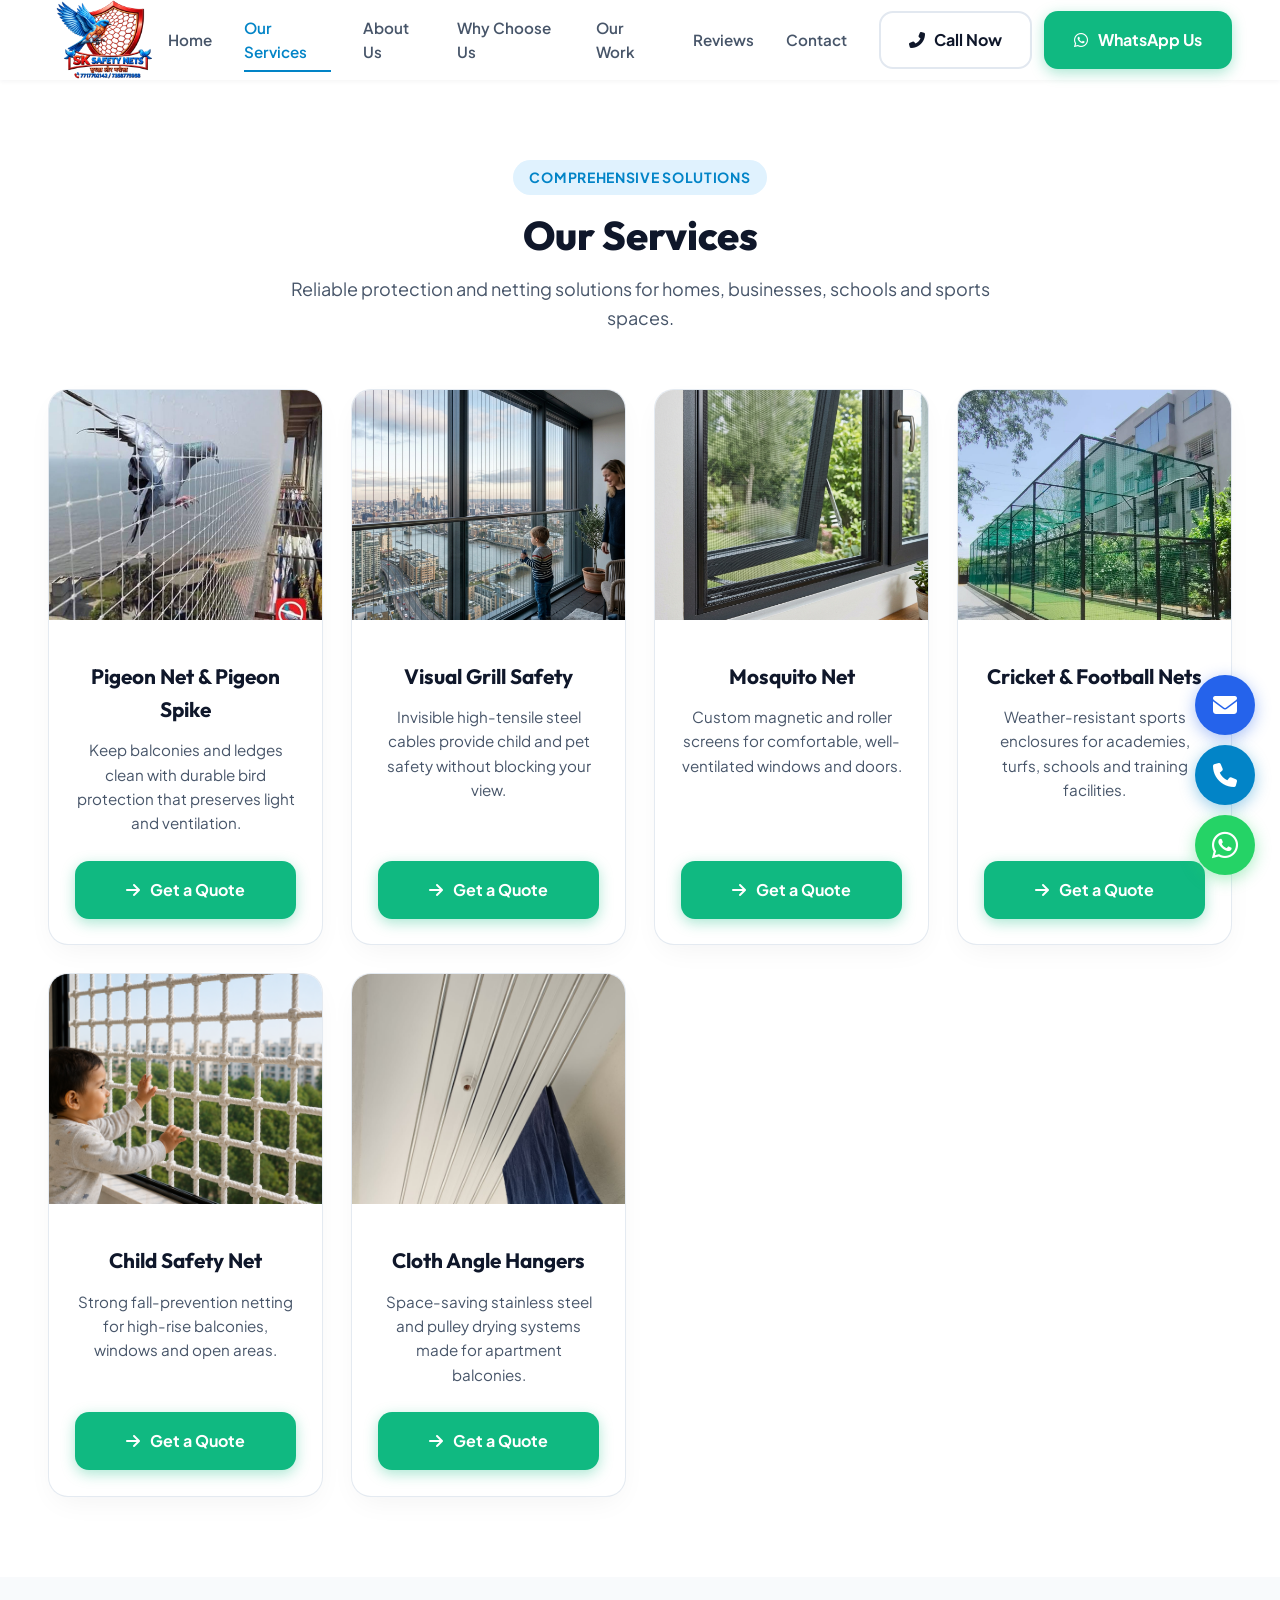
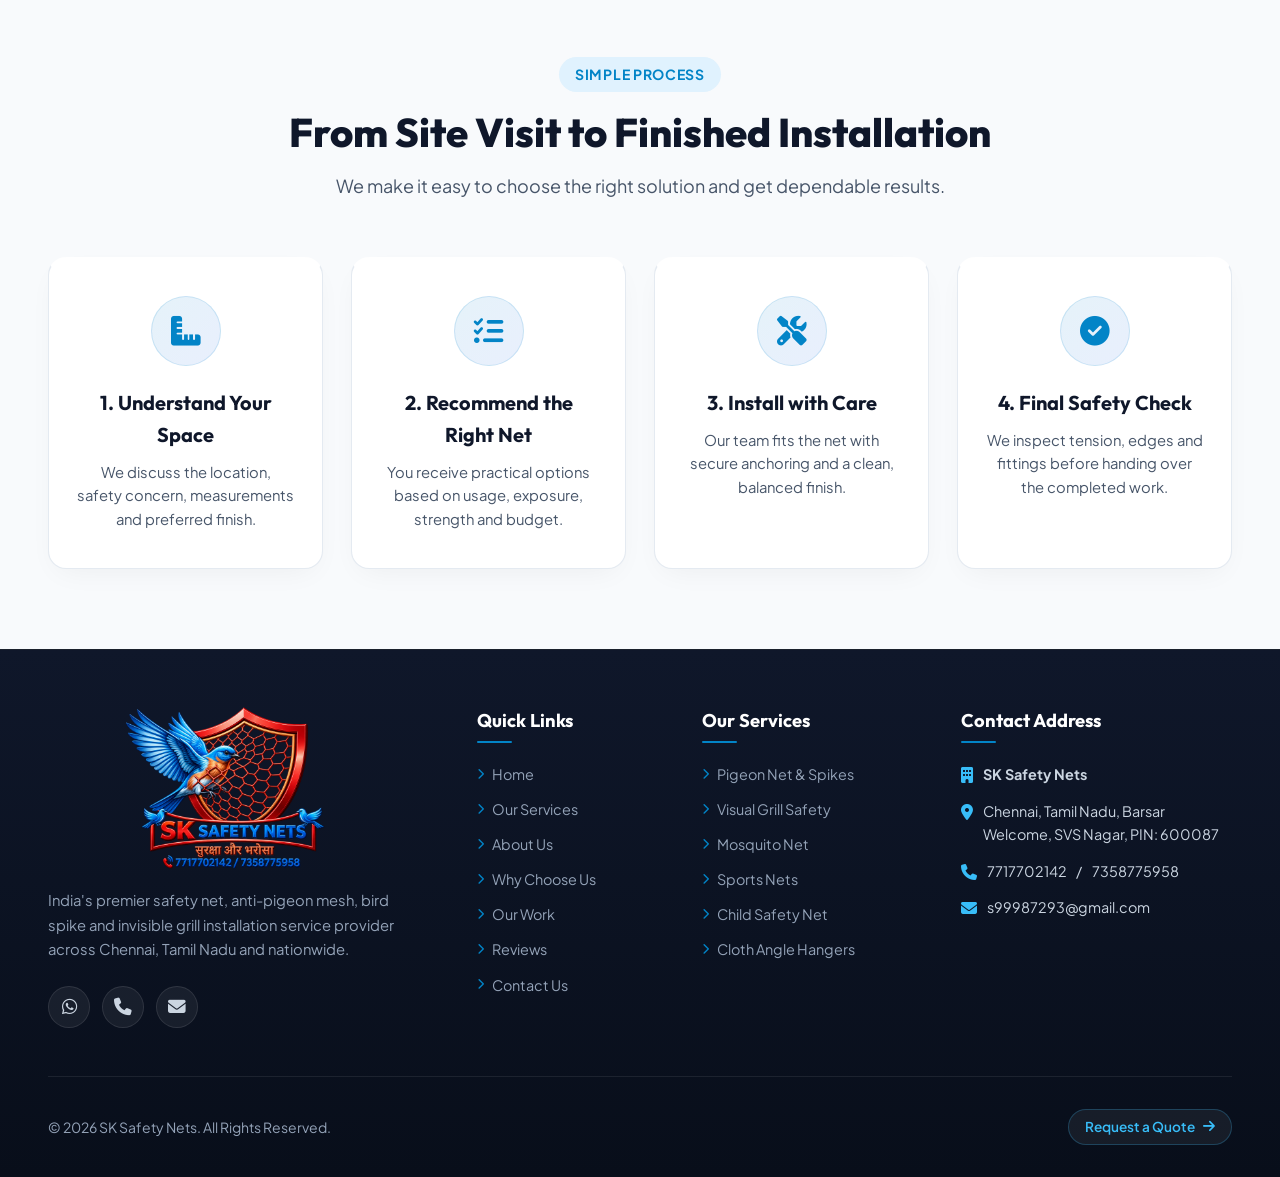
<file: services.html>
<!doctype html>
<html lang="en">

<head>
    <meta charset="UTF-8">
    <meta name="viewport" content="width=device-width, initial-scale=1.0">
    <title>Our Services | SK Safety Nets</title>
    <meta name="description"
        content="Professional pigeon, child, sports, mosquito and animal safety net installation by SK Safety Nets.">
    <link rel="stylesheet" href="https://cdnjs.cloudflare.com/ajax/libs/font-awesome/6.4.0/css/all.min.css">
    <link rel="stylesheet" href="style/style.css">
</head>

<body>
    <header class="main-header">
        <div class="container-full header-container"><a href="index.html" class="brand-logo"><img src="images/logo.jpg"
                    alt="SK Safety Nets Logo" class="site-logo"></a>
            <nav class="nav-menu" id="navMenu"><a href="index.html" class="nav-link">Home</a><a href="services.html"
                    class="nav-link active">Our Services</a><a href="about.html" class="nav-link">About Us</a><a
                    href="why-choose-us.html" class="nav-link">Why Choose Us</a><a href="our-work.html"
                    class="nav-link">Our Work</a><a href="reviews.html" class="nav-link">Reviews</a><a
                    href="contact.html" class="nav-link">Contact</a></nav>
            <div class="header-cta-group"><a href="tel:7717702142" class="btn btn-outline btn-hide-mobile"><i
                        class="fa-solid fa-phone-flip"></i> Call Now</a><a href="https://wa.me/917717702142"
                    target="_blank" class="btn btn-whatsapp"><i class="fa-brands fa-whatsapp"></i> WhatsApp
                    Us</a><button class="mobile-toggle" id="mobileToggle" aria-label="Toggle Navigation Menu"><i
                        class="fa-solid fa-bars"></i></button></div>
        </div>
    </header>
    <main>
        <section class="section-padding">
            <div class="container">
                <div class="section-header"><span class="section-badge">Comprehensive Solutions</span>
                    <h1 class="section-title">Our Services</h1>
                    <p class="section-subtitle">Reliable protection and netting solutions for homes, businesses, schools
                        and sports spaces.</p>
                </div>
                <div class="services-grid">
                    <div class="service-card">
                        <div class="service-card-top"><img src="images/pio.jpg" alt="Pigeon net installation"></div>
                        <div class="service-card-body">
                            <h2 class="service-name">Pigeon Net &amp; Pigeon Spike</h2>
                            <p class="service-desc">Keep balconies and ledges clean with durable bird protection that
                                preserves light and ventilation.</p><a class="btn btn-whatsapp btn-full"
                                href="contact.html"><i class="fa-solid fa-arrow-right"></i> Get a Quote</a>
                        </div>
                    </div>
                    <div class="service-card">
                        <div class="service-card-top"><img src="images/visual_grill_safety.png"
                                alt="Visual grill safety installation"></div>
                        <div class="service-card-body">
                            <h2 class="service-name">Visual Grill Safety</h2>
                            <p class="service-desc">Invisible high-tensile steel cables provide child and pet safety
                                without blocking your view.</p><a class="btn btn-whatsapp btn-full"
                                href="contact.html"><i class="fa-solid fa-arrow-right"></i> Get a Quote</a>
                        </div>
                    </div>
                    <div class="service-card">
                        <div class="service-card-top"><img src="images/mosquito_net.png"
                                alt="Mosquito net installation"></div>
                        <div class="service-card-body">
                            <h2 class="service-name">Mosquito Net</h2>
                            <p class="service-desc">Custom magnetic and roller screens for comfortable, well-ventilated
                                windows and doors.</p><a class="btn btn-whatsapp btn-full" href="contact.html"><i
                                    class="fa-solid fa-arrow-right"></i> Get a Quote</a>
                        </div>
                    </div>
                    <div class="service-card">
                        <div class="service-card-top"><img src="images/cricket.jpg" alt="Cricket net installation">
                        </div>
                        <div class="service-card-body">
                            <h2 class="service-name">Cricket &amp; Football Nets</h2>
                            <p class="service-desc">Weather-resistant sports enclosures for academies, turfs, schools
                                and training facilities.</p><a class="btn btn-whatsapp btn-full" href="contact.html"><i
                                    class="fa-solid fa-arrow-right"></i> Get a Quote</a>
                        </div>
                    </div>
                    <div class="service-card">
                        <div class="service-card-top"><img src="images/child1.jpg" alt="Child safety net installation">
                        </div>
                        <div class="service-card-body">
                            <h2 class="service-name">Child Safety Net</h2>
                            <p class="service-desc">Strong fall-prevention netting for high-rise balconies, windows and
                                open areas.</p><a class="btn btn-whatsapp btn-full" href="contact.html"><i
                                    class="fa-solid fa-arrow-right"></i> Get a Quote</a>
                        </div>
                    </div>
                    <div class="service-card">
                        <div class="service-card-top"><img src="images/cloth.jpg" alt="Cloth angle hanger installation">
                        </div>
                        <div class="service-card-body">
                            <h2 class="service-name">Cloth Angle Hangers</h2>
                            <p class="service-desc">Space-saving stainless steel and pulley drying systems made for
                                apartment balconies.</p><a class="btn btn-whatsapp btn-full" href="contact.html"><i
                                    class="fa-solid fa-arrow-right"></i> Get a Quote</a>
                        </div>
                    </div>
                </div>
            </div>
        </section>
        <section class="section-padding" style="background-color: var(--bg-light);">
            <div class="container">
                <div class="section-header"><span class="section-badge">Simple Process</span>
                    <h2 class="section-title">From Site Visit to Finished Installation</h2>
                    <p class="section-subtitle">We make it easy to choose the right solution and get dependable results.
                    </p>
                </div>
                <div class="why-grid">
                    <div class="why-card">
                        <div class="why-icon-box"><i class="fa-solid fa-ruler-combined"></i></div>
                        <h3 class="why-title">1. Understand Your Space</h3>
                        <p class="why-desc">We discuss the location, safety concern, measurements and preferred finish.
                        </p>
                    </div>
                    <div class="why-card">
                        <div class="why-icon-box"><i class="fa-solid fa-list-check"></i></div>
                        <h3 class="why-title">2. Recommend the Right Net</h3>
                        <p class="why-desc">You receive practical options based on usage, exposure, strength and budget.
                        </p>
                    </div>
                    <div class="why-card">
                        <div class="why-icon-box"><i class="fa-solid fa-screwdriver-wrench"></i></div>
                        <h3 class="why-title">3. Install with Care</h3>
                        <p class="why-desc">Our team fits the net with secure anchoring and a clean, balanced finish.
                        </p>
                    </div>
                    <div class="why-card">
                        <div class="why-icon-box"><i class="fa-solid fa-circle-check"></i></div>
                        <h3 class="why-title">4. Final Safety Check</h3>
                        <p class="why-desc">We inspect tension, edges and fittings before handing over the completed
                            work.</p>
                    </div>
                </div>
            </div>
        </section>
    </main>
    <footer class="footer-section">
        <div class="container-full">
            <div class="footer-grid">
                <div class="footer-brand">
                    <a href="index.html" class="brand-logo footer-logo"><img src="images/logo.jpg"
                            alt="SK Safety Nets Logo" style="width: 250px; height: auto; margin-left: 60px"></a>
                    <p class="footer-desc">India's premier safety net, anti-pigeon mesh, bird spike and invisible grill
                        installation service provider across Chennai, Tamil Nadu and nationwide.</p>
                    <div class="footer-social-badges"><a href="https://wa.me/917717702142" target="_blank"
                            class="social-badge" title="WhatsApp Us"><i class="fa-brands fa-whatsapp"></i></a><a
                            href="tel:7717702142" class="social-badge" title="Call Us"><i
                                class="fa-solid fa-phone"></i></a><a href="mailto:s99987293@gmail.com"
                            class="social-badge" title="Email Us"><i class="fa-solid fa-envelope"></i></a></div>
                </div>
                <div>
                    <h4 class="footer-title">Quick Links</h4>
                    <div class="footer-links"><a href="index.html"><i class="fa-solid fa-chevron-right"></i> Home</a><a
                            href="services.html"><i class="fa-solid fa-chevron-right"></i> Our Services</a><a
                            href="about.html"><i class="fa-solid fa-chevron-right"></i> About Us</a><a
                            href="why-choose-us.html"><i class="fa-solid fa-chevron-right"></i> Why Choose Us</a><a
                            href="our-work.html"><i class="fa-solid fa-chevron-right"></i> Our Work</a><a
                            href="reviews.html"><i class="fa-solid fa-chevron-right"></i> Reviews</a><a
                            href="contact.html"><i class="fa-solid fa-chevron-right"></i> Contact Us</a></div>
                </div>
                <div>
                    <h4 class="footer-title">Our Services</h4>
                    <div class="footer-links"><a href="services.html"><i class="fa-solid fa-chevron-right"></i> Pigeon
                            Net &amp; Spikes</a><a href="services.html"><i class="fa-solid fa-chevron-right"></i> Visual
                            Grill Safety</a><a href="services.html"><i class="fa-solid fa-chevron-right"></i> Mosquito
                            Net</a><a href="services.html"><i class="fa-solid fa-chevron-right"></i> Sports Nets</a><a
                            href="services.html"><i class="fa-solid fa-chevron-right"></i> Child Safety Net</a><a
                            href="services.html"><i class="fa-solid fa-chevron-right"></i> Cloth Angle Hangers</a></div>
                </div>
                <div>
                    <h4 class="footer-title">Contact Address</h4>
                    <div class="footer-contact-block">
                        <p><i class="fa-solid fa-building" style="color: #38bdf8"></i> <strong>SK Safety Nets</strong>
                        </p>
                        <p><i class="fa-solid fa-location-dot" style="color: #38bdf8"></i> Chennai, Tamil Nadu, Barsar
                            Welcome, SVS Nagar, PIN: 600087</p>
                        <p><i class="fa-solid fa-phone" style="color: #38bdf8"></i> <a
                                href="tel:7717702142">7717702142</a> / <a href="tel:7358775958">7358775958</a></p>
                        <p><i class="fa-solid fa-envelope" style="color: #38bdf8"></i> <a
                                href="mailto:s99987293@gmail.com">s99987293@gmail.com</a></p>
                    </div>
                </div>
            </div>
            <div class="footer-bottom">
                <p>© 2026 SK Safety Nets. All Rights Reserved.</p><a href="contact.html" class="footer-top-btn">Request
                    a Quote <i class="fa-solid fa-arrow-right"></i></a>
            </div>
        </div>
    </footer>
    <a href="mailto:s99987293@gmail.com" class="floating-email" aria-label="Email SK Safety Nets"><i
            class="fa-solid fa-envelope"></i></a>
    <a href="tel:7717702142" class="floating-call" aria-label="Call SK Safety Nets"><i
            class="fa-solid fa-phone"></i></a>
    <a href="https://wa.me/917717702142" target="_blank" class="floating-whatsapp" aria-label="Chat on WhatsApp"><i
            class="fa-brands fa-whatsapp"></i></a>
    <script src="style/script.js"></script>
</body>

</html>
</file>
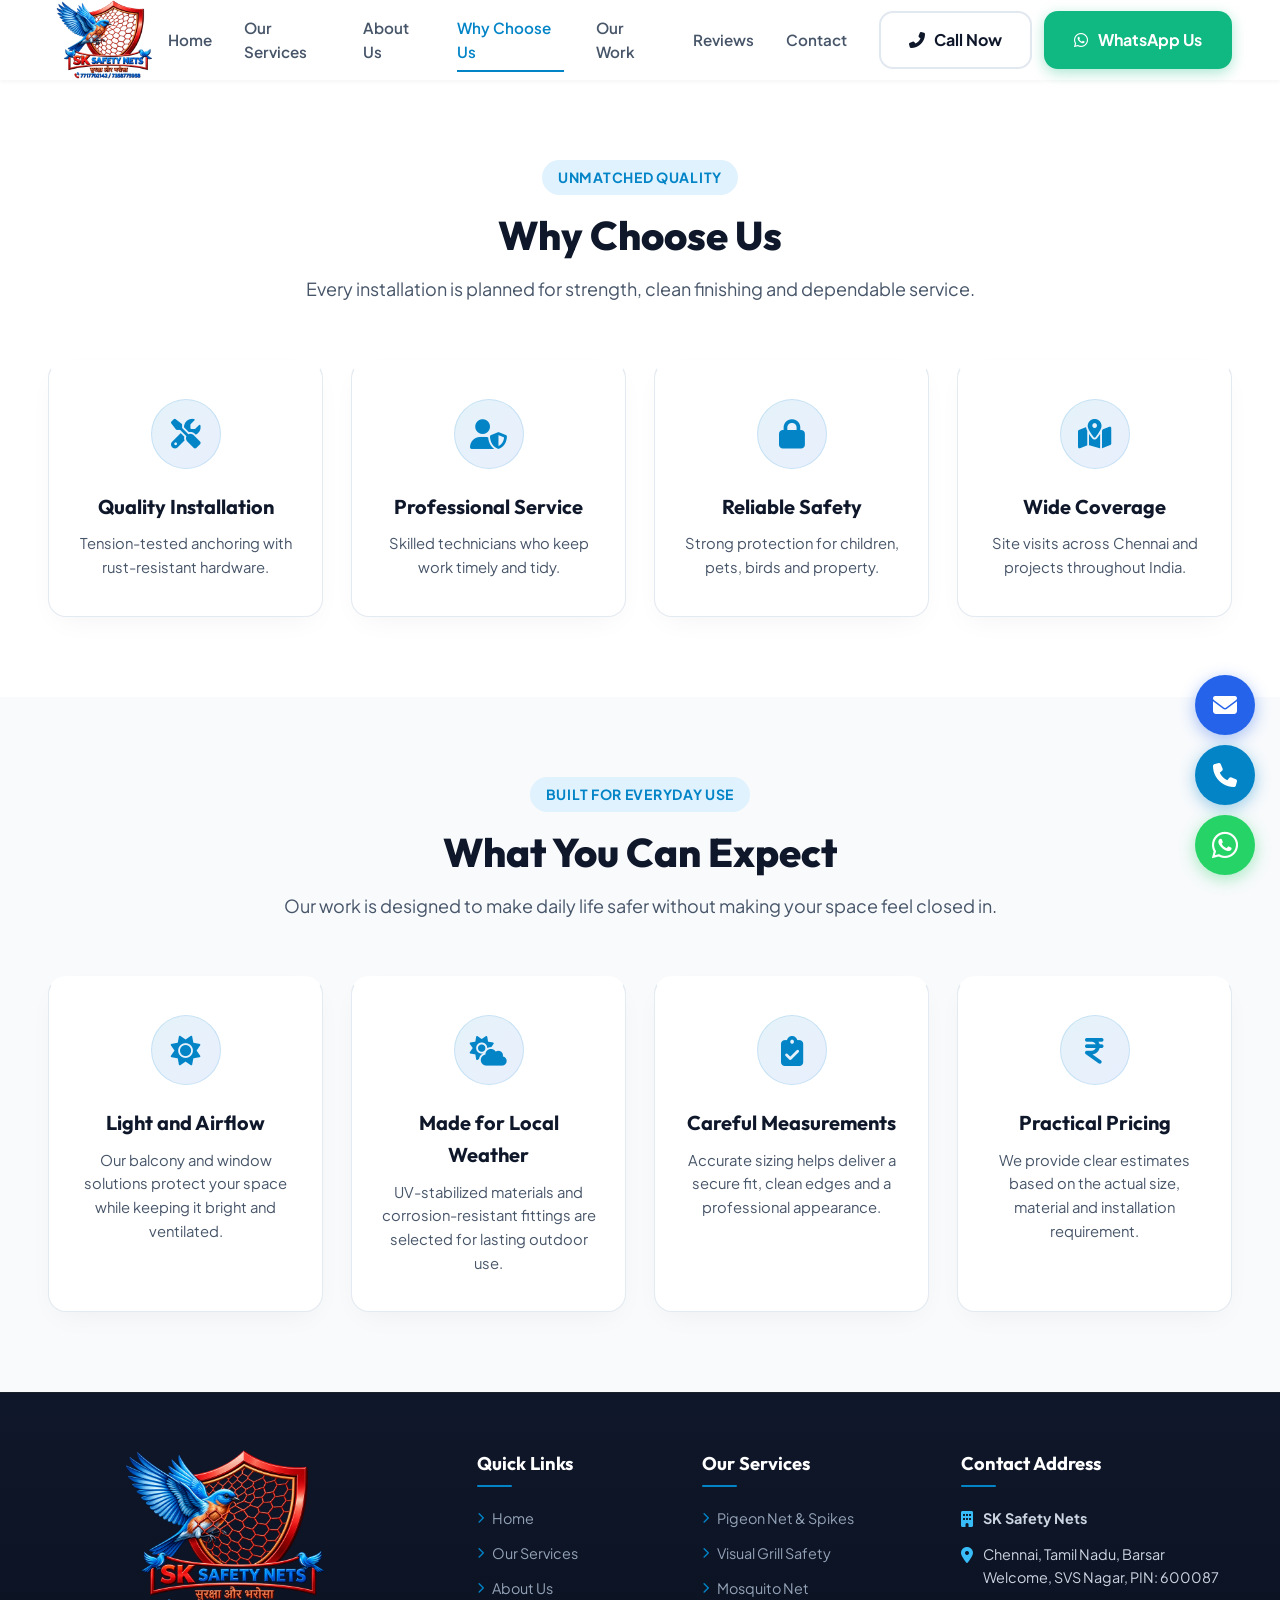
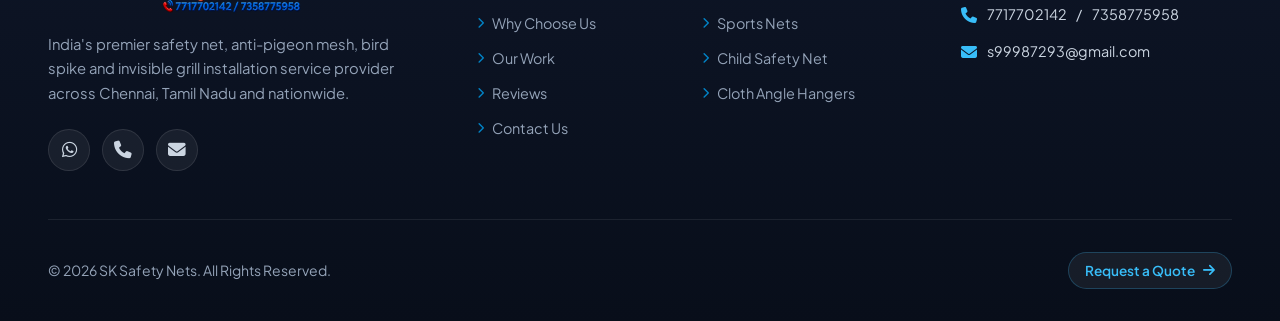
<file: why-choose-us.html>
<!doctype html>
<html lang="en">

<head>
    <meta charset="UTF-8">
    <meta name="viewport" content="width=device-width, initial-scale=1.0">
    <title>Why Choose Us | SK Safety Nets</title>
    <link rel="stylesheet" href="https://cdnjs.cloudflare.com/ajax/libs/font-awesome/6.4.0/css/all.min.css">
    <link rel="stylesheet" href="style/style.css">
</head>

<body>
    <header class="main-header">
        <div class="container-full header-container"><a href="index.html" class="brand-logo"><img src="images/logo.jpg"
                    alt="SK Safety Nets Logo" class="site-logo"></a>
            <nav class="nav-menu" id="navMenu"><a href="index.html" class="nav-link">Home</a><a href="services.html"
                    class="nav-link">Our Services</a><a href="about.html" class="nav-link">About Us</a><a
                    href="why-choose-us.html" class="nav-link active">Why Choose Us</a><a href="our-work.html"
                    class="nav-link">Our Work</a><a href="reviews.html" class="nav-link">Reviews</a><a
                    href="contact.html" class="nav-link">Contact</a></nav>
            <div class="header-cta-group"><a href="tel:7717702142" class="btn btn-outline btn-hide-mobile"><i
                        class="fa-solid fa-phone-flip"></i> Call Now</a><a href="https://wa.me/917717702142"
                    target="_blank" class="btn btn-whatsapp"><i class="fa-brands fa-whatsapp"></i> WhatsApp
                    Us</a><button class="mobile-toggle" id="mobileToggle" aria-label="Toggle Navigation Menu"><i
                        class="fa-solid fa-bars"></i></button></div>
        </div>
    </header>
    <main>
        <section class="section-padding">
            <div class="container">
                <div class="section-header"><span class="section-badge">Unmatched Quality</span>
                    <h1 class="section-title">Why Choose Us</h1>
                    <p class="section-subtitle">Every installation is planned for strength, clean finishing and
                        dependable service.</p>
                </div>
                <div class="why-grid">
                    <div class="why-card">
                        <div class="why-icon-box"><i class="fa-solid fa-screwdriver-wrench"></i></div>
                        <h2 class="why-title">Quality Installation</h2>
                        <p class="why-desc">Tension-tested anchoring with rust-resistant hardware.</p>
                    </div>
                    <div class="why-card">
                        <div class="why-icon-box"><i class="fa-solid fa-user-shield"></i></div>
                        <h2 class="why-title">Professional Service</h2>
                        <p class="why-desc">Skilled technicians who keep work timely and tidy.</p>
                    </div>
                    <div class="why-card">
                        <div class="why-icon-box"><i class="fa-solid fa-lock"></i></div>
                        <h2 class="why-title">Reliable Safety</h2>
                        <p class="why-desc">Strong protection for children, pets, birds and property.</p>
                    </div>
                    <div class="why-card">
                        <div class="why-icon-box"><i class="fa-solid fa-map-location-dot"></i></div>
                        <h2 class="why-title">Wide Coverage</h2>
                        <p class="why-desc">Site visits across Chennai and projects throughout India.</p>
                    </div>
                </div>
            </div>
        </section>
        <section class="section-padding" style="background-color: var(--bg-light);">
            <div class="container">
                <div class="section-header"><span class="section-badge">Built for Everyday Use</span>
                    <h2 class="section-title">What You Can Expect</h2>
                    <p class="section-subtitle">Our work is designed to make daily life safer without making your space
                        feel closed in.</p>
                </div>
                <div class="why-grid">
                    <div class="why-card">
                        <div class="why-icon-box"><i class="fa-solid fa-sun"></i></div>
                        <h3 class="why-title">Light and Airflow</h3>
                        <p class="why-desc">Our balcony and window solutions protect your space while keeping it bright
                            and ventilated.</p>
                    </div>
                    <div class="why-card">
                        <div class="why-icon-box"><i class="fa-solid fa-cloud-sun"></i></div>
                        <h3 class="why-title">Made for Local Weather</h3>
                        <p class="why-desc">UV-stabilized materials and corrosion-resistant fittings are selected for
                            lasting outdoor use.</p>
                    </div>
                    <div class="why-card">
                        <div class="why-icon-box"><i class="fa-solid fa-clipboard-check"></i></div>
                        <h3 class="why-title">Careful Measurements</h3>
                        <p class="why-desc">Accurate sizing helps deliver a secure fit, clean edges and a professional
                            appearance.</p>
                    </div>
                    <div class="why-card">
                        <div class="why-icon-box"><i class="fa-solid fa-indian-rupee-sign"></i></div>
                        <h3 class="why-title">Practical Pricing</h3>
                        <p class="why-desc">We provide clear estimates based on the actual size, material and
                            installation requirement.</p>
                    </div>
                </div>
            </div>
        </section>
    </main>
    <footer class="footer-section">
        <div class="container-full">
            <div class="footer-grid">
                <div class="footer-brand"><a href="index.html" class="brand-logo footer-logo"><img src="images/logo.jpg"
                            alt="SK Safety Nets Logo" style="width: 250px; height: auto; margin-left: 60px"></a>
                    <p class="footer-desc">India's premier safety net, anti-pigeon mesh, bird spike and invisible grill
                        installation service provider across Chennai, Tamil Nadu and nationwide.</p>
                    <div class="footer-social-badges"><a href="https://wa.me/917717702142" target="_blank"
                            class="social-badge" title="WhatsApp Us"><i class="fa-brands fa-whatsapp"></i></a><a
                            href="tel:7717702142" class="social-badge" title="Call Us"><i
                                class="fa-solid fa-phone"></i></a><a href="mailto:s99987293@gmail.com"
                            class="social-badge" title="Email Us"><i class="fa-solid fa-envelope"></i></a></div>
                </div>
                <div>
                    <h4 class="footer-title">Quick Links</h4>
                    <div class="footer-links"><a href="index.html"><i class="fa-solid fa-chevron-right"></i> Home</a><a
                            href="services.html"><i class="fa-solid fa-chevron-right"></i> Our Services</a><a
                            href="about.html"><i class="fa-solid fa-chevron-right"></i> About Us</a><a
                            href="why-choose-us.html"><i class="fa-solid fa-chevron-right"></i> Why Choose Us</a><a
                            href="our-work.html"><i class="fa-solid fa-chevron-right"></i> Our Work</a><a
                            href="reviews.html"><i class="fa-solid fa-chevron-right"></i> Reviews</a><a
                            href="contact.html"><i class="fa-solid fa-chevron-right"></i> Contact Us</a></div>
                </div>
                <div>
                    <h4 class="footer-title">Our Services</h4>
                    <div class="footer-links"><a href="services.html"><i class="fa-solid fa-chevron-right"></i> Pigeon
                            Net &amp; Spikes</a><a href="services.html"><i class="fa-solid fa-chevron-right"></i> Visual
                            Grill Safety</a><a href="services.html"><i class="fa-solid fa-chevron-right"></i> Mosquito
                            Net</a><a href="services.html"><i class="fa-solid fa-chevron-right"></i> Sports Nets</a><a
                            href="services.html"><i class="fa-solid fa-chevron-right"></i> Child Safety Net</a><a
                            href="services.html"><i class="fa-solid fa-chevron-right"></i> Cloth Angle Hangers</a></div>
                </div>
                <div>
                    <h4 class="footer-title">Contact Address</h4>
                    <div class="footer-contact-block">
                        <p><i class="fa-solid fa-building" style="color: #38bdf8"></i> <strong>SK Safety Nets</strong>
                        </p>
                        <p><i class="fa-solid fa-location-dot" style="color: #38bdf8"></i> Chennai, Tamil Nadu, Barsar
                            Welcome, SVS Nagar, PIN: 600087</p>
                        <p><i class="fa-solid fa-phone" style="color: #38bdf8"></i> <a
                                href="tel:7717702142">7717702142</a> / <a href="tel:7358775958">7358775958</a></p>
                        <p><i class="fa-solid fa-envelope" style="color: #38bdf8"></i> <a
                                href="mailto:s99987293@gmail.com">s99987293@gmail.com</a></p>
                    </div>
                </div>
            </div>
            <div class="footer-bottom">
                <p>© 2026 SK Safety Nets. All Rights Reserved.</p><a href="contact.html" class="footer-top-btn">Request
                    a Quote <i class="fa-solid fa-arrow-right"></i></a>
            </div>
        </div>
    </footer>
    <a href="mailto:s99987293@gmail.com" class="floating-email" aria-label="Email SK Safety Nets"><i
            class="fa-solid fa-envelope"></i></a>
    <a href="tel:7717702142" class="floating-call" aria-label="Call SK Safety Nets"><i
            class="fa-solid fa-phone"></i></a>
    <a href="https://wa.me/917717702142" target="_blank" class="floating-whatsapp" aria-label="Chat on WhatsApp"><i
            class="fa-brands fa-whatsapp"></i></a>
    <script src="style/script.js"></script>
</body>

</html>
</file>
<file: style/style.css>
@import url("https://fonts.googleapis.com/css2?family=Plus+Jakarta+Sans:wght@400;500;600;700;800&family=Outfit:wght@500;600;700;800&display=swap");

:root {
    /* Primary & Accent Color Palette */
    --primary-dark: #0f172a;
    --primary-navy: #1e293b;
    --primary-blue: #2563eb;
    --accent-cyan: #0284c7;
    --accent-light: #e0f2fe;
    --accent-green: #10b981;
    --accent-green-hover: #059669;

    /* Neutral Shades */
    --text-primary: #0f172a;
    --text-secondary: #475569;
    --text-muted: #64748b;
    --bg-light: #f8fafc;
    --bg-white: #ffffff;
    --bg-card: #ffffff;
    --border-light: #e2e8f0;

    /* Shadows */
    --shadow-sm: 0 2px 4px rgba(15, 23, 42, 0.04);
    --shadow-md:
        0 8px 16px -4px rgba(15, 23, 42, 0.08),
        0 4px 6px -2px rgba(15, 23, 42, 0.04);
    --shadow-lg:
        0 20px 25px -5px rgba(15, 23, 42, 0.1),
        0 8px 10px -6px rgba(15, 23, 42, 0.05);
    --shadow-hover:
        0 25px 35px -5px rgba(2, 132, 199, 0.15),
        0 12px 15px -6px rgba(15, 23, 42, 0.08);

    /* Layout Constants */
    --radius-sm: 8px;
    --radius-md: 14px;
    --radius-lg: 20px;
    --radius-full: 9999px;

    --transition-fast: all 0.2s cubic-bezier(0.4, 0, 0.2, 1);
    --transition-smooth: all 0.3s cubic-bezier(0.4, 0, 0.2, 1);
}

/* Reset & Base Styles */

*,
*::before,
*::after {
    box-sizing: border-box;
    margin: 0;
    padding: 0;
}

html {
    scroll-behavior: smooth;
    font-size: 16px;
    overflow-x: hidden;
}

body {
    font-family:
        "Plus Jakarta Sans",
        -apple-system,
        BlinkMacSystemFont,
        sans-serif;
    color: var(--text-primary);
    background-color: var(--bg-white);
    line-height: 1.6;
    overflow-x: hidden;
    width: 100%;
}

img {
    max-width: 100%;
    height: auto;
    display: block;
}

a {
    text-decoration: none;
    color: inherit;
    transition: var(--transition-fast);
}

ul {
    list-style: none;
}

/* Container & Spacing */

.container {
    width: 100%;
    max-width: 1600px;
    margin: 0 auto;
    padding-left: 3rem;
    padding-right: 3rem;
}

.container-full {
    width: 100%;
    max-width: 1600px;
    margin: 0 auto;
    padding-left: 3rem;
    padding-right: 3rem;
}

@media (max-width: 992px) {

    .container,
    .container-full {
        padding-left: 2rem;
        padding-right: 2rem;
    }
}

@media (max-width: 576px) {

    .container,
    .container-full {
        padding-left: 1.25rem;
        padding-right: 1.25rem;
    }
}

.section-padding {
    padding: 5rem 0;
}

@media (max-width: 768px) {
    .section-padding {
        padding: 3.5rem 0;
    }
}

/* Section Header Utilities */

.section-header {
    text-align: center;
    max-width: 768px;
    margin: 0 auto 3.5rem;
}

.section-badge {
    display: inline-flex;
    align-items: center;
    gap: 0.5rem;
    padding: 0.4rem 1rem;
    background-color: var(--accent-light);
    color: var(--accent-cyan);
    border-radius: var(--radius-full);
    font-size: 0.875rem;
    font-weight: 700;
    letter-spacing: 0.05em;
    text-transform: uppercase;
    margin-bottom: 1rem;
}

.section-title {
    font-family: "Outfit", sans-serif;
    font-size: 2.5rem;
    font-weight: 800;
    color: var(--primary-dark);
    line-height: 1.2;
    margin-bottom: 1rem;
}

.section-subtitle {
    font-size: 1.125rem;
    color: var(--text-secondary);
}

@media (max-width: 768px) {
    .section-title {
        font-size: 1.875rem;
    }

    .section-subtitle {
        font-size: 1rem;
    }
}

/* Button Styles */

.btn {
    display: inline-flex;
    align-items: center;
    justify-content: center;
    gap: 0.6rem;
    padding: 0.875rem 1.75rem;
    border-radius: var(--radius-md);
    font-weight: 700;
    font-size: 1rem;
    cursor: pointer;
    border: 2px solid transparent;
    transition: var(--transition-smooth);
    white-space: nowrap;
}

.btn-primary {
    background-color: var(--accent-cyan);
    color: var(--bg-white);
    box-shadow: 0 4px 14px rgba(2, 132, 199, 0.35);
}

.btn-primary:hover {
    background-color: #0270ad;
    border-color: #f59e0b;
    transform: translateY(-2px);
    box-shadow: 0 0 0 2px #f59e0b, 0 8px 20px rgba(2, 132, 199, 0.45);
}

.btn-whatsapp {
    background-color: var(--accent-green);
    color: var(--bg-white);
    box-shadow: 0 4px 14px rgba(16, 185, 129, 0.35);
}

.btn-whatsapp:hover {
    background-color: var(--accent-green-hover);
    border-color: #86efac;
    transform: translateY(-2px);
    box-shadow: 0 0 0 2px #86efac, 0 8px 20px rgba(16, 185, 129, 0.45);
}

.btn-call {
    background-color: var(--accent-green);
    color: var(--bg-white);
    box-shadow: 0 4px 14px rgba(16, 185, 129, 0.3);
}

.btn-call:hover {
    background-color: var(--accent-green-hover);
    color: var(--bg-white);
    border-color: #7dd3fc;
    transform: translateY(-2px);
    box-shadow: 0 0 0 2px #7dd3fc, 0 8px 20px rgba(16, 185, 129, 0.45);
}

.btn-email {
    background-color: var(--primary-blue);
    color: var(--bg-white);
    box-shadow: 0 4px 14px rgba(37, 99, 235, 0.3);
}

.btn-email:hover {
    background-color: #1d4ed8;
    color: var(--bg-white);
    border-color: #93c5fd;
    transform: translateY(-2px);
    box-shadow: 0 0 0 2px #93c5fd, 0 8px 20px rgba(37, 99, 235, 0.45);
}

.btn-outline {
    background-color: transparent;
    border-color: var(--border-light);
    color: var(--primary-dark);
}

.btn-outline:hover {
    border-color: var(--accent-cyan);
    color: var(--accent-cyan);
    background-color: rgba(2, 132, 199, 0.05);
    box-shadow: 0 0 0 2px var(--accent-cyan);
}

.btn-full {
    width: 100%;
}

.mobile-toggle:hover {
    color: var(--accent-cyan);
    border-color: var(--accent-cyan);
}

.gallery-control-btn:hover {
    border-color: var(--accent-cyan);
    color: var(--accent-cyan);
}

.modal-close:hover {
    border-color: #f59e0b;
    color: #f59e0b;
}



.header-topbar {
    width: 100%;
    background-color: var(--primary-dark);
    color: #94a3b8;
    font-size: 0.85rem;
    padding: 0.5rem 0;
    border-bottom: 1px solid rgba(255, 255, 255, 0.08);
}

.topbar-content {
    display: flex;
    justify-content: space-between;
    align-items: center;
    flex-wrap: wrap;
    gap: 0.75rem;
    width: 100%;
    max-width: 100%;
}

.topbar-info {
    display: flex;
    align-items: center;
    gap: 1.5rem;
    flex-wrap: wrap;
}

.topbar-item {
    display: flex;
    align-items: center;
    gap: 0.4rem;
    color: #cbd5e1;
}

.topbar-item a:hover {
    color: #38bdf8;
}

.topbar-badge {
    background: rgba(16, 185, 129, 0.15);
    color: #34d399;
    border: 1px solid rgba(52, 211, 153, 0.3);
    padding: 0.2rem 0.6rem;
    border-radius: var(--radius-full);
    font-weight: 600;
    font-size: 0.75rem;
}

/* Main Header */

.main-header {
    position: sticky;
    top: 0;
    left: 0;
    width: 100%;
    background-color: rgba(255, 255, 255, 0.95);
    backdrop-filter: blur(12px);
    -webkit-backdrop-filter: blur(12px);
    box-shadow: var(--shadow-sm);
    z-index: 1000;
    transition: var(--transition-fast);
}

.header-container {
    display: flex;
    align-items: center;
    justify-content: space-between;
    height: 80px;
    width: 100%;
    max-width: 100%;
}


.brand-logo {
    display: flex;
    align-items: center;
    justify-content: flex-start;
    flex-shrink: 0;
    text-decoration: none;
    width: auto;
}

.site-logo {
    width: 120px;
    height: 80px;
    max-width: 120px;
    object-fit: contain;
    object-position: center;
    display: block;
}

/* Navigation */

.nav-menu {
    display: flex;
    align-items: center;
    gap: 2rem;
    margin-left: auto;
    margin-right: 2rem;
}

.nav-link {
    font-weight: 600;
    color: var(--text-secondary);
    font-size: 0.95rem;
    position: relative;
    padding: 0.5rem 0;
}

.nav-link:hover,
.nav-link.active {
    color: var(--accent-cyan);
}

.nav-link::after {
    content: "";
    position: absolute;
    bottom: 0;
    left: 0;
    width: 0;
    height: 2px;
    background-color: var(--accent-cyan);
    transition: var(--transition-fast);
}

.nav-link:hover::after,
.nav-link.active::after {
    width: 100%;
}

/* Header Buttons */

.header-cta-group {
    display: flex;
    align-items: center;
    gap: 0.75rem;
    flex-shrink: 0;
}

.mobile-toggle {
    display: none;
    background: none;
    border: none;
    font-size: 1.5rem;
    color: var(--primary-dark);
    cursor: pointer;
    padding: 0.5rem;
}

/* =========================================================
   HEADER RESPONSIVE
========================================================= */

@media (max-width: 1200px) {
    .site-logo {
        width: 105px;
        max-width: 105px;
        height: 55px;
    }

    .nav-menu {
        gap: 1.25rem;
        margin-right: 1rem;
    }

    .nav-link {
        font-size: 0.88rem;
    }

    .header-cta-group .btn {
        padding: 0.75rem 1rem;
        font-size: 0.9rem;
    }
}

@media (max-width: 992px) {
    .header-container {
        height: 80px;
    }

    .site-logo {
        width: 105px;
        max-width: 105px;
        height: 55px;
    }

    .nav-menu {
        position: fixed;
        top: 80px;
        left: -100%;
        width: 100%;
        height: calc(100vh - 80px);
        background-color: var(--bg-white);
        flex-direction: column;
        justify-content: flex-start;
        align-items: center;
        padding: 2.5rem 2rem;
        gap: 1.5rem;
        margin: 0;
        box-shadow: var(--shadow-lg);
        transition: left 0.3s ease-in-out;
    }

    .nav-menu.active {
        left: 0;
    }

    .nav-link {
        font-size: 1rem;
        padding: 0.6rem 0;
    }

    .mobile-toggle {
        display: block;
    }

    .header-cta-group .btn-hide-mobile {
        display: none;
    }
}

@media (max-width: 576px) {
    .header-container {
        height: 70px;
    }

    .site-logo {
        width: 105px;
        max-width: 105px;
        height: 70px;
    }

    .nav-menu {
        top: 70px;
        height: calc(100vh - 70px);
        padding: 2rem 1.25rem;
    }

    .btn-whatsapp {
        padding: 0.65rem 0.85rem;
        font-size: 0.82rem;
    }

    .btn {
        white-space: normal;
        text-align: center;
    }

    .hero-company-tag {
        align-items: flex-start;
        font-size: 0.78rem;
        line-height: 1.35;
    }

    .hero-img-card img {
        height: 290px;
    }

    .hero-floating-badge {
        position: relative;
        left: 0;
        right: auto;
        bottom: auto;
        margin: -1rem 1rem 0;
        padding: 0.8rem 1rem;
    }

    .badge-text strong {
        font-size: 0.95rem;
    }

    .contact-info-title {
        font-size: 1.9rem;
    }

    .contact-form-title {
        font-size: 1.45rem;
    }

    .mobile-toggle {
        font-size: 1.4rem;
        padding: 0.35rem;
    }
}

@media (max-width: 400px) {
    .site-logo {
        width: 95px;
        max-width: 95px;
        height: 64px;
    }

    .btn-whatsapp {
        padding: 0.6rem 0.7rem;
        font-size: 0.78rem;
    }
}

/* =========================================================
   2. HERO SECTION
========================================================= */

.hero-section {
    position: relative;
    width: 100%;
    min-width: 100%;
    background: linear-gradient(135deg, #f8fafc 0%, #f1f5f9 100%);
    padding: 4.5rem 0;
    overflow: hidden;
}

.hero-grid {
    display: grid;
    grid-template-columns: 1fr 1fr;
    gap: 4rem;
    align-items: center;
    width: 100%;
    max-width: 100%;
}

.hero-content {
    display: flex;
    flex-direction: column;
    align-items: flex-start;
    width: 100%;
}

.hero-company-tag {
    display: inline-flex;
    align-items: center;
    gap: 0.5rem;
    background-color: rgba(2, 132, 199, 0.1);
    color: var(--accent-cyan);
    font-weight: 700;
    font-size: 0.9rem;
    padding: 0.4rem 1rem;
    border-radius: var(--radius-full);
    margin-bottom: 1.25rem;
}

.hero-title {
    font-family: "Outfit", sans-serif;
    font-size: clamp(2.5rem, 3.5vw, 3.75rem);
    font-weight: 800;
    line-height: 1.15;
    color: var(--primary-dark);
    margin-bottom: 1.25rem;
}

.hero-title span.gradient-text {
    background: linear-gradient(135deg,
            var(--accent-cyan) 0%,
            var(--primary-blue) 100%);
    background-clip: text;
    -webkit-background-clip: text;
    -webkit-text-fill-color: transparent;
}

.hero-description {
    font-size: 1.15rem;
    color: var(--text-secondary);
    line-height: 1.65;
    margin-bottom: 2rem;
}

.hero-actions {
    display: flex;
    align-items: center;
    gap: 1rem;
    flex-wrap: wrap;
    margin-bottom: 2.5rem;
}

.hero-features {
    display: grid;
    grid-template-columns: repeat(3, 1fr);
    gap: 1rem;
    width: 100%;
    padding-top: 1.5rem;
    border-top: 1px solid var(--border-light);
}

.hero-feature-item {
    display: flex;
    align-items: center;
    gap: 0.5rem;
    font-size: 0.875rem;
    font-weight: 600;
    color: var(--text-secondary);
}

.hero-feature-item i {
    color: var(--accent-green);
    font-size: 1.1rem;
}

.hero-image-wrapper {
    position: relative;
    width: 100%;
}

.hero-img-card {
    position: relative;
    border-radius: var(--radius-lg);
    overflow: hidden;
    box-shadow: var(--shadow-lg);
    border: 4px solid var(--bg-white);
    width: 100%;
}

.hero-img-card img {
    width: 100%;
    height: 520px;
    object-fit: cover;
    display: block;
}

.hero-floating-badge {
    position: absolute;
    bottom: 20px;
    left: -20px;
    background-color: var(--bg-white);
    padding: 1rem 1.25rem;
    border-radius: var(--radius-md);
    box-shadow: var(--shadow-lg);
    display: flex;
    align-items: center;
    gap: 1rem;
    border: 1px solid var(--border-light);
}

.badge-icon {
    width: 44px;
    height: 44px;
    border-radius: 50%;
    background-color: var(--accent-light);
    color: var(--accent-cyan);
    display: flex;
    align-items: center;
    justify-content: center;
    font-size: 1.25rem;
}

.badge-text strong {
    display: block;
    font-size: 1.1rem;
    color: var(--primary-dark);
}

.badge-text span {
    font-size: 0.8rem;
    color: var(--text-muted);
}

@media (max-width: 992px) {
    .hero-grid {
        grid-template-columns: 1fr;
        gap: 2.5rem;
    }

    .hero-title {
        font-size: 2.5rem;
    }

    .hero-floating-badge {
        left: 10px;
        bottom: 10px;
    }

    .hero-img-card img {
        height: 380px;
    }
}

@media (max-width: 768px) {
    .hero-section {
        padding: 3.5rem 0;
    }

    .hero-title {
        font-size: clamp(2.15rem, 9vw, 3rem);
    }

    .hero-description {
        font-size: 1rem;
    }

    .hero-actions {
        align-items: stretch;
        width: 100%;
    }

    .hero-actions .btn {
        flex: 1 1 220px;
    }

    .hero-features {
        grid-template-columns: 1fr;
        gap: 0.75rem;
    }

    .hero-floating-badge {
        left: 10px;
        right: 10px;
        width: auto;
    }

    .gallery-slider-outer {
        gap: 0.5rem;
    }

    .gallery-control-btn {
        flex: 0 0 40px;
        width: 40px;
        height: 40px;
    }

    .contact-form-card {
        padding: 2rem 1.25rem;
    }
}



.services-grid {
    display: grid;
    grid-template-columns: repeat(4, 1fr);
    gap: 1.75rem;
}

@media (max-width: 1200px) {
    .services-grid {
        grid-template-columns: repeat(3, 1fr);
    }
}

@media (max-width: 900px) {
    .services-grid {
        grid-template-columns: repeat(2, 1fr);
    }
}

@media (max-width: 600px) {
    .services-grid {
        grid-template-columns: 1fr;
    }
}

.service-card {
    background-color: var(--bg-card);
    border-radius: var(--radius-lg);
    overflow: hidden;
    box-shadow: 0 10px 30px -8px rgba(15, 23, 42, 0.06);
    border: 1px solid rgba(226, 232, 240, 0.9);
    display: flex;
    flex-direction: column;
    transition: all 0.35s cubic-bezier(0.4, 0, 0.2, 1);
    height: 100%;
    position: relative;
}

.service-card:hover {
    transform: translateY(-10px);
    box-shadow:
        0 25px 45px -12px rgba(2, 132, 199, 0.22),
        0 10px 15px -8px rgba(15, 23, 42, 0.08);
    border-color: rgba(2, 132, 199, 0.45);
}

.service-card-top {
    position: relative;
    height: 230px;
    overflow: hidden;
    background-color: var(--bg-light);
}

.service-card-top img {
    width: 100%;
    height: 100%;
    object-fit: cover;
    transition:
        transform 0.6s cubic-bezier(0.25, 1, 0.5, 1),
        filter 0.6s ease;
}

.service-card:hover .service-card-top img {
    transform: scale(1.08);
    filter: brightness(1.03);
}

.service-icon-badge {
    position: absolute;
    bottom: -24px;
    left: 50%;
    transform: translateX(-50%);
    width: 54px;
    height: 54px;
    background: linear-gradient(135deg, #ffffff 0%, #f8fafc 100%);
    border-radius: 50%;
    box-shadow: 0 8px 20px rgba(2, 132, 199, 0.18);
    display: flex;
    align-items: center;
    justify-content: center;
    font-size: 1.6rem;
    border: 2.5px solid var(--accent-cyan);
    z-index: 5;
    transition:
        transform 0.35s ease,
        box-shadow 0.35s ease;
}

.service-card:hover .service-icon-badge {
    transform: translateX(-50%) scale(1.1);
    box-shadow: 0 12px 25px rgba(2, 132, 199, 0.35);
}

.service-card-body {
    padding: 2.5rem 1.6rem 1.6rem;
    display: flex;
    flex-direction: column;
    align-items: center;
    text-align: center;
    flex-grow: 1;
}

.service-name {
    font-family: "Outfit", sans-serif;
    font-size: 1.3rem;
    font-weight: 700;
    color: var(--primary-dark);
    margin-bottom: 0.75rem;
    transition: color 0.3s ease;
}

.service-card:hover .service-name {
    color: var(--accent-cyan);
}

.service-desc {
    font-size: 0.95rem;
    color: var(--text-secondary);
    line-height: 1.6;
    margin-bottom: 1.6rem;
    flex-grow: 1;
}

.service-card-footer {
    width: 100%;
    padding-top: 1rem;
    border-top: 1px solid var(--border-light);
}



.about-section {
    width: 100%;
    background-color: var(--bg-light);
}

.about-grid {
    display: grid;
    grid-template-columns: 1fr 1fr;
    gap: 4rem;
    align-items: center;
    width: 100%;
    max-width: 100%;
}

.about-content {
    padding-right: 1rem;
    width: 100%;
}

.about-text {
    font-size: 1.05rem;
    color: var(--text-secondary);
    line-height: 1.7;
    margin-bottom: 1.5rem;
}

.about-highlights {
    display: grid;
    grid-template-columns: repeat(2, 1fr);
    gap: 1.25rem;
    margin: 2rem 0;
}

.about-highlight-item {
    display: flex;
    align-items: flex-start;
    gap: 0.75rem;
}

.about-highlight-item i {
    width: 32px;
    height: 32px;
    background-color: var(--accent-light);
    color: var(--accent-cyan);
    border-radius: 50%;
    display: flex;
    align-items: center;
    justify-content: center;
    font-size: 0.9rem;
    flex-shrink: 0;
    margin-top: 0.2rem;
}

.about-highlight-item strong {
    display: block;
    color: var(--primary-dark);
    font-size: 1rem;
}

.about-highlight-item span {
    font-size: 0.85rem;
    color: var(--text-muted);
}

.about-image-wrapper {
    position: relative;
    width: 100%;
}

.about-img-box {
    border-radius: var(--radius-lg);
    overflow: hidden;
    box-shadow: var(--shadow-md);
    border: 4px solid var(--bg-white);
    width: 100%;
}

.about-img-box img {
    width: 100%;
    height: 480px;
    object-fit: cover;
}

@media (max-width: 992px) {
    .about-grid {
        grid-template-columns: 1fr;
        gap: 2.5rem;
    }

    .about-content {
        padding-right: 0;
    }

    .about-img-box img {
        height: 340px;
    }
}


.why-grid {
    display: grid;
    grid-template-columns: repeat(4, 1fr);
    gap: 1.75rem;
    justify-content: center;
}

.why-card {
    background-color: var(--bg-white);
    border-radius: 18px;
    padding: 2.25rem 1.75rem;
    text-align: center;
    box-shadow: 0 10px 30px -10px rgba(15, 23, 42, 0.06);
    border: 1px solid rgba(226, 232, 240, 0.9);
    border-top: 3px solid transparent;
    transition: all 0.35s cubic-bezier(0.4, 0, 0.2, 1);
    display: flex;
    flex-direction: column;
    align-items: center;
}

.why-card:hover {
    transform: translateY(-8px);
    box-shadow: 0 22px 40px -10px rgba(2, 132, 199, 0.18);
    border-color: rgba(2, 132, 199, 0.3);
    border-top-color: var(--accent-cyan);
}

.why-icon-box {
    width: 70px;
    height: 70px;
    background: linear-gradient(135deg,
            rgba(2, 132, 199, 0.1) 0%,
            rgba(37, 99, 235, 0.1) 100%);
    color: var(--accent-cyan);
    border-radius: 50%;
    display: flex;
    align-items: center;
    justify-content: center;
    font-size: 1.85rem;
    margin-bottom: 1.35rem;
    transition: all 0.35s ease;
    border: 1px solid rgba(2, 132, 199, 0.15);
}

.why-card:hover .why-icon-box {
    background: linear-gradient(135deg,
            var(--accent-cyan) 0%,
            var(--primary-blue) 100%);
    color: #ffffff;
    box-shadow: 0 8px 20px rgba(2, 132, 199, 0.35);
    transform: scale(1.08);
}

.why-title {
    font-family: "Outfit", sans-serif;
    font-size: 1.25rem;
    font-weight: 700;
    color: var(--primary-dark);
    margin-bottom: 0.6rem;
    transition: color 0.3s ease;
}

.why-card:hover .why-title {
    color: var(--accent-cyan);
}

.why-desc {
    font-size: 0.925rem;
    color: var(--text-secondary);
    line-height: 1.6;
}

@media (max-width: 992px) {
    .why-grid {
        grid-template-columns: repeat(2, 1fr);
    }
}

@media (max-width: 576px) {
    .why-grid {
        grid-template-columns: 1fr;
    }
}



.gallery-section {
    background-color: var(--bg-light);
}

.gallery-slider-outer {
    position: relative;
    display: flex;
    align-items: center;
    margin: 1rem 0 1.5rem;
}

.gallery-slider-wrapper {
    display: flex;
    gap: 1.75rem;
    overflow-x: auto;
    scroll-snap-type: x mandatory;
    scroll-behavior: smooth;
    padding: 1rem 0.5rem 1.5rem;
    width: 100%;
    scrollbar-width: none;
    -ms-overflow-style: none;
}

.gallery-slider-wrapper::-webkit-scrollbar {
    display: none;
}

.gallery-item {
    position: relative;
    flex: 0 0 350px;
    scroll-snap-align: start;
    border-radius: 20px;
    overflow: hidden;
    box-shadow: 0 12px 30px -8px rgba(15, 23, 42, 0.12);
    height: 340px;
    cursor: pointer;
    border: 1px solid rgba(226, 232, 240, 0.9);
    transition: all 0.35s cubic-bezier(0.4, 0, 0.2, 1);
}

@media (max-width: 576px) {
    .gallery-item {
        flex: 0 0 280px;
        height: 300px;
    }
}

.gallery-item:hover {
    transform: translateY(-6px);
    box-shadow: 0 25px 45px -10px rgba(15, 23, 42, 0.22);
    border-color: var(--accent-cyan);
}

.gallery-item img {
    width: 100%;
    height: 100%;
    object-fit: cover;
    transition:
        transform 0.5s cubic-bezier(0.25, 1, 0.5, 1),
        filter 0.5s ease;
}

.gallery-overlay {
    position: absolute;
    inset: 0;
    background: linear-gradient(to top,
            rgba(15, 23, 42, 0.92) 0%,
            rgba(15, 23, 42, 0.35) 60%,
            transparent 100%);
    display: flex;
    flex-direction: column;
    justify-content: flex-end;
    padding: 1.75rem;
    opacity: 0;
    transform: translateY(10px);
    transition:
        opacity 0.35s ease,
        transform 0.35s ease;
}

.gallery-zoom-badge {
    position: absolute;
    top: 1.25rem;
    right: 1.25rem;
    background: rgba(15, 23, 42, 0.65);
    backdrop-filter: blur(8px);
    color: var(--accent-cyan);
    padding: 0.35rem 0.85rem;
    border-radius: var(--radius-full);
    font-size: 0.8rem;
    font-weight: 700;
    border: 1px solid rgba(2, 132, 199, 0.3);
}

.gallery-item:hover img {
    transform: scale(1.08);
    filter: brightness(1.05);
}

.gallery-item:hover .gallery-overlay {
    opacity: 1;
    transform: translateY(0);
}

.gallery-title {
    color: var(--bg-white);
    font-size: 1.15rem;
    font-weight: 700;
    margin-bottom: 0.2rem;
}

.gallery-category {
    color: var(--accent-cyan);
    font-size: 0.85rem;
    font-weight: 600;
}

/* Modal Lightbox */

.modal-lightbox {
    position: fixed;
    inset: 0;
    background-color: rgba(15, 23, 42, 0.9);
    z-index: 2000;
    display: none;
    align-items: center;
    justify-content: center;
    padding: 2rem;
}

.modal-lightbox.active {
    display: flex;
}

.modal-content-wrap {
    position: relative;
    max-width: 800px;
    width: 100%;
    background-color: var(--bg-white);
    border-radius: var(--radius-md);
    overflow: hidden;
}

.modal-content-wrap img {
    width: 100%;
    max-height: 70vh;
    object-fit: contain;
    background-color: #000;
}

.modal-close {
    position: absolute;
    top: 15px;
    right: 15px;
    background: rgba(0, 0, 0, 0.6);
    color: white;
    border: none;
    width: 36px;
    height: 36px;
    border-radius: 50%;
    font-size: 1.2rem;
    cursor: pointer;
}

.modal-caption {
    padding: 1rem;
    text-align: center;
    font-weight: 700;
    color: var(--primary-dark);
}



.reviews-grid {
    display: grid;
    grid-template-columns: repeat(3, 1fr);
    gap: 1.75rem;
}

.review-card {
    background-color: var(--bg-white);
    border-radius: 20px;
    padding: 2.25rem 2rem;
    box-shadow: 0 10px 30px -8px rgba(15, 23, 42, 0.06);
    border: 1px solid rgba(226, 232, 240, 0.9);
    border-top: 3px solid transparent;
    display: flex;
    flex-direction: column;
    justify-content: space-between;
    position: relative;
    overflow: hidden;
    transition: all 0.35s cubic-bezier(0.4, 0, 0.2, 1);
}

.review-card:hover {
    transform: translateY(-8px);
    box-shadow:
        0 25px 50px -12px rgba(2, 132, 199, 0.18),
        0 10px 15px -8px rgba(15, 23, 42, 0.05);
    border-color: rgba(2, 132, 199, 0.35);
    border-top-color: var(--accent-cyan);
}

.review-quote-icon {
    position: absolute;
    top: 1.25rem;
    right: 1.5rem;
    font-size: 3.5rem;
    color: rgba(2, 132, 199, 0.07);
    pointer-events: none;
    transition:
        color 0.35s ease,
        transform 0.35s ease;
}

.review-card:hover .review-quote-icon {
    color: rgba(2, 132, 199, 0.15);
    transform: scale(1.1);
}

.stars-row {
    color: #f59e0b;
    font-size: 1.15rem;
    margin-bottom: 1.25rem;
    display: flex;
    align-items: center;
    gap: 0.3rem;
    filter: drop-shadow(0 2px 4px rgba(245, 158, 11, 0.25));
}

.rating-number {
    font-size: 0.875rem;
    font-weight: 800;
    color: var(--primary-dark);
    margin-left: 0.4rem;
    background: rgba(245, 158, 11, 0.15);
    padding: 0.15rem 0.5rem;
    border-radius: var(--radius-full);
}

.review-text {
    font-size: 1rem;
    color: var(--text-secondary);
    line-height: 1.65;
    margin-bottom: 1.75rem;
    font-style: italic;
    position: relative;
    z-index: 2;
}

.reviewer-info {
    display: flex;
    align-items: center;
    gap: 1rem;
    padding-top: 1rem;
    border-top: 1px solid var(--border-light);
}

.reviewer-avatar {
    width: 50px;
    height: 50px;
    border-radius: 50%;
    background: linear-gradient(135deg,
            var(--accent-cyan) 0%,
            var(--primary-blue) 100%);
    color: #ffffff;
    display: flex;
    align-items: center;
    justify-content: center;
    font-weight: 800;
    font-size: 1.1rem;
    box-shadow: 0 4px 12px rgba(2, 132, 199, 0.3);
}

.reviewer-name {
    font-weight: 700;
    color: var(--primary-dark);
    font-size: 1.05rem;
    display: flex;
    align-items: center;
    gap: 0.4rem;
}

.verified-icon {
    color: var(--accent-green);
    font-size: 0.9rem;
}

.reviewer-location {
    font-size: 0.85rem;
    color: var(--text-muted);
    display: flex;
    align-items: center;
    gap: 0.3rem;
    margin-top: 0.1rem;
}

@media (max-width: 992px) {
    .reviews-grid {
        grid-template-columns: 1fr;
    }
}



.contact-section {
    background-color: var(--bg-light);
}

.contact-grid {
    display: grid;
    grid-template-columns: 1fr 1.15fr;
    gap: 4rem;
    align-items: start;
}

.contact-info-left {
    padding-right: 1.5rem;
}

.contact-info-title {
    font-family: "Outfit", sans-serif;
    font-size: 2.25rem;
    font-weight: 800;
    color: var(--primary-dark);
    margin-bottom: 1rem;
    line-height: 1.25;
}

.contact-info-desc {
    font-size: 1.05rem;
    color: var(--text-secondary);
    line-height: 1.65;
    margin-bottom: 2.25rem;
}

.contact-detail-list {
    display: flex;
    flex-direction: column;
    gap: 1.75rem;
}

.contact-detail-item {
    display: flex;
    align-items: flex-start;
    gap: 1.25rem;
    transition: transform 0.3s ease;
}

.contact-detail-item:hover {
    transform: translateX(6px);
}

.contact-detail-icon {
    width: 52px;
    height: 52px;
    background: linear-gradient(135deg,
            rgba(2, 132, 199, 0.1) 0%,
            rgba(37, 99, 235, 0.1) 100%);
    color: var(--accent-cyan);
    border-radius: 14px;
    display: flex;
    align-items: center;
    justify-content: center;
    font-size: 1.35rem;
    flex-shrink: 0;
    border: 1px solid rgba(2, 132, 199, 0.15);
    transition: all 0.35s ease;
}

.contact-detail-item:hover .contact-detail-icon {
    background: linear-gradient(135deg,
            var(--accent-cyan) 0%,
            var(--primary-blue) 100%);
    color: #ffffff;
    box-shadow: 0 8px 20px rgba(2, 132, 199, 0.3);
    transform: scale(1.05);
}

.contact-detail-content strong {
    display: block;
    font-size: 1.05rem;
    color: var(--primary-dark);
    margin-bottom: 0.25rem;
}

.contact-detail-content p,
.contact-detail-content a {
    font-size: 0.975rem;
    color: var(--text-secondary);
    line-height: 1.6;
}

.contact-detail-content a:hover {
    color: var(--accent-cyan);
}

/* Contact Form */

.contact-form-card {
    background-color: var(--bg-white);
    border-radius: 24px;
    padding: 2.75rem 2.25rem;
    box-shadow:
        0 15px 35px -10px rgba(15, 23, 42, 0.08),
        0 4px 12px rgba(15, 23, 42, 0.03);
    border: 1px solid rgba(203, 213, 225, 0.6);
    border-top: 4px solid var(--accent-cyan);
    position: relative;
    transition: all 0.35s ease;
}

.contact-form-card:hover {
    box-shadow:
        0 25px 50px -12px rgba(2, 132, 199, 0.16),
        0 10px 20px -8px rgba(15, 23, 42, 0.05);
    border-color: rgba(2, 132, 199, 0.35);
    border-top-color: var(--accent-cyan);
}

.form-header-box {
    border-bottom: 1px solid var(--border-light);
    padding-bottom: 1.25rem;
    margin-bottom: 1.75rem;
}

.form-header-top {
    display: flex;
    align-items: center;
    justify-content: space-between;
    gap: 1rem;
    flex-wrap: wrap;
    margin-bottom: 0.5rem;
}

.form-badge {
    display: inline-flex;
    align-items: center;
    gap: 0.4rem;
    padding: 0.35rem 0.85rem;
    background-color: var(--accent-light);
    color: var(--accent-cyan);
    border-radius: var(--radius-full);
    font-size: 0.8rem;
    font-weight: 700;
    text-transform: uppercase;
    letter-spacing: 0.04em;
    box-shadow: 0 2px 8px rgba(2, 132, 199, 0.12);
    border: 1px solid rgba(2, 132, 199, 0.2);
}

.contact-form-title {
    font-family: "Outfit", sans-serif;
    font-size: 1.75rem;
    font-weight: 800;
    color: var(--primary-dark);
    display: flex;
    align-items: center;
    gap: 0.6rem;
    margin-bottom: 0;
}

.contact-form-subtitle {
    font-size: 0.925rem;
    color: var(--text-muted);
    line-height: 1.5;
    margin-top: 0.4rem;
}

.form-row-2col {
    display: grid;
    grid-template-columns: 1fr 1fr;
    gap: 1.25rem;
}

@media (max-width: 576px) {
    .form-row-2col {
        grid-template-columns: 1fr;
    }
}

.form-group {
    margin-bottom: 1.35rem;
}

.form-label {
    display: block;
    font-size: 0.875rem;
    font-weight: 700;
    color: var(--primary-dark);
    margin-bottom: 0.5rem;
}

.input-icon-wrapper {
    position: relative;
    display: flex;
    align-items: center;
}

.input-icon {
    position: absolute;
    left: 1rem;
    color: var(--accent-cyan);
    font-size: 1rem;
    pointer-events: none;
    z-index: 2;
    transition: color 0.25s ease;
}

.input-icon.textarea-icon {
    top: 1rem;
}

.form-control {
    width: 100%;
    padding: 0.95rem 1rem 0.95rem 2.75rem;
    border-radius: 12px;
    border: 1.5px solid #cbd5e1;
    font-family: inherit;
    font-size: 0.975rem;
    color: var(--text-primary);
    background-color: #f8fafc;
    box-shadow: 0 3px 10px rgba(15, 23, 42, 0.03);
    transition: all 0.25s ease;
}

.form-control:focus {
    outline: none;
    background-color: #ffffff;
    border-color: var(--accent-cyan);
    box-shadow:
        0 6px 16px rgba(2, 132, 199, 0.15),
        0 0 0 3px rgba(2, 132, 199, 0.12);
}

.form-control:focus+.input-icon,
.input-icon-wrapper:focus-within .input-icon {
    color: var(--primary-blue);
}

textarea.form-control {
    resize: vertical;
    min-height: 115px;
    padding-top: 0.95rem;
}

.btn-lg {
    padding: 1rem 2rem;
    font-size: 1.05rem;
    border-radius: 14px;
}

.btn-arrow {
    margin-left: 0.3rem;
    transition: transform 0.3s ease;
}

.btn-whatsapp:hover .btn-arrow {
    transform: translateX(5px);
}

@media (max-width: 992px) {
    .contact-grid {
        grid-template-columns: 1fr;
        gap: 2.5rem;
    }

    .contact-info-left {
        padding-right: 0;
    }
}



.footer-section {
    width: 100%;
    background: linear-gradient(180deg, #0f172a 0%, #080e1a 100%);
    color: #94a3b8;
    padding: 3.5rem 0 2rem;
    border-top: 1px solid rgba(255, 255, 255, 0.08);
}

.footer-features-banner {
    display: grid;
    grid-template-columns: repeat(4, 1fr);
    gap: 2rem;
    padding-bottom: 2.5rem;
    margin-bottom: 3.5rem;
    border-bottom: 1px solid rgba(255, 255, 255, 0.08);
}

.footer-feature-item {
    display: flex;
    align-items: center;
    gap: 1.15rem;
    background: transparent;
    padding: 0;
    border: none;
    transition: transform 0.3s ease;
}

.footer-feature-item:hover {
    transform: translateY(-2px);
}

.footer-feature-item i {
    font-size: 2rem;
    color: var(--accent-cyan);
    flex-shrink: 0;
    transition:
        color 0.3s ease,
        transform 0.3s ease;
}

.footer-feature-item:hover i {
    color: #38bdf8;
    transform: scale(1.1);
}

.footer-feature-item strong {
    display: block;
    color: var(--bg-white);
    font-size: 1rem;
    font-weight: 700;
    margin-bottom: 0.15rem;
}

.footer-feature-item span {
    font-size: 0.85rem;
    color: #94a3b8;
}

@media (max-width: 992px) {
    .footer-features-banner {
        grid-template-columns: repeat(2, 1fr);
    }
}

@media (max-width: 576px) {
    .footer-features-banner {
        grid-template-columns: 1fr;
    }
}

.footer-grid {
    display: grid;
    grid-template-columns: 2.2fr 1fr 1.2fr 1.6fr;
    gap: 3.5rem;
    margin-bottom: 3rem;
    width: 100%;
    max-width: 100%;
}

/* Footer Logo */
.footer-brand .brand-logo {
    display: inline-flex;
    align-items: center;
    justify-content: flex-start;
    width: fit-content;
    margin-bottom: 1rem;
    text-decoration: none;
}

.footer-brand .site-logo {
    display: block;
    width: 100px;
    height: 48px;
    max-width: 100px;
    object-fit: contain;
    object-position: left center;
    border: 0;
    outline: none;
    background: transparent;
    flex-shrink: 0;
}

/* Prevent the footer logo from being stretched by global image rules */
.footer-brand .brand-logo img.site-logo {
    flex-shrink: 0;
}

.footer-desc {
    font-size: 0.925rem;
    line-height: 1.65;
    margin-bottom: 1.5rem;
    color: #94a3b8;
}

.footer-social-badges {
    display: flex;
    align-items: center;
    gap: 0.75rem;
}

.social-badge {
    width: 42px;
    height: 42px;
    border-radius: 50%;
    background: rgba(255, 255, 255, 0.06);
    color: #cbd5e1;
    display: flex;
    align-items: center;
    justify-content: center;
    font-size: 1.1rem;
    border: 1px solid rgba(255, 255, 255, 0.1);
    transition: all 0.3s ease;
}

.social-badge:hover {
    background: linear-gradient(135deg,
            var(--accent-cyan) 0%,
            var(--primary-blue) 100%);
    color: #ffffff;
    border-color: var(--accent-cyan);
    box-shadow: 0 6px 16px rgba(2, 132, 199, 0.35);
    transform: translateY(-3px);
}

.footer-title {
    color: var(--bg-white);
    font-family: "Outfit", sans-serif;
    font-size: 1.15rem;
    font-weight: 700;
    margin-bottom: 1.25rem;
    position: relative;
    padding-bottom: 0.5rem;
}

.footer-title::after {
    content: "";
    position: absolute;
    bottom: 0;
    left: 0;
    width: 35px;
    height: 2px;
    background-color: var(--accent-cyan);
    border-radius: var(--radius-full);
}

.footer-links {
    display: flex;
    flex-direction: column;
    gap: 0.75rem;
}

.footer-links a {
    font-size: 0.9rem;
    color: #94a3b8;
    display: flex;
    align-items: center;
    gap: 0.5rem;
    transition: all 0.25s ease;
}

.footer-links a i {
    font-size: 0.7rem;
    color: var(--accent-cyan);
    transition: transform 0.25s ease;
}

.footer-links a:hover {
    color: #38bdf8;
    transform: translateX(5px);
}

.footer-links a:hover i {
    transform: translateX(3px);
}

.footer-contact-block p {
    font-size: 0.9rem;
    color: #cbd5e1;
    line-height: 1.6;
    margin-bottom: 0.85rem;
    display: flex;
    align-items: flex-start;
    gap: 0.6rem;
}

.footer-contact-block p i {
    margin-top: 0.25rem;
    font-size: 1rem;
    flex-shrink: 0;
}

.footer-contact-block a {
    color: #cbd5e1;
    transition: color 0.25s ease;
}

.footer-contact-block a:hover {
    color: #38bdf8;
}

.footer-bottom {
    padding-top: 2rem;
    border-top: 1px solid rgba(255, 255, 255, 0.08);
    display: flex;
    justify-content: space-between;
    align-items: center;
    flex-wrap: wrap;
    gap: 1rem;
    font-size: 0.875rem;
    color: #94a3b8;
    width: 100%;
}

.footer-top-btn {
    display: inline-flex;
    align-items: center;
    gap: 0.5rem;
    background: rgba(255, 255, 255, 0.06);
    color: #38bdf8;
    padding: 0.4rem 1rem;
    border-radius: var(--radius-full);
    font-size: 0.85rem;
    font-weight: 600;
    border: 1px solid rgba(56, 189, 248, 0.25);
    transition: all 0.3s ease;
}

.footer-top-btn:hover {
    background: var(--accent-cyan);
    color: #ffffff;
    border-color: var(--accent-cyan);
    transform: translateY(-2px);
}

@media (max-width: 992px) {
    .footer-grid {
        grid-template-columns: 1fr 1fr;
        gap: 2rem;
    }
}

@media (max-width: 576px) {
    .footer-grid {
        grid-template-columns: 1fr;
    }

    .footer-bottom {
        flex-direction: column;
        text-align: center;
    }

    .footer-brand .site-logo {
        width: 110px;
        max-width: 110px;
        height: 42px;
    }
}

.floating-whatsapp {
    position: fixed;
    bottom: 25px;
    right: 25px;
    width: 60px;
    height: 60px;
    background-color: #25d366;
    color: white;
    border-radius: 50%;
    display: flex;
    align-items: center;
    justify-content: center;
    font-size: 1.875rem;
    box-shadow: 0 4px 16px rgba(37, 211, 102, 0.4);
    z-index: 999;
    transition: var(--transition-smooth);
}

.floating-whatsapp:hover {
    transform: scale(1.1);
    box-shadow: 0 8px 24px rgba(37, 211, 102, 0.5);
}

.floating-call {
    position: fixed;
    bottom: 95px;
    right: 25px;
    width: 60px;
    height: 60px;
    background-color: var(--accent-cyan);
    color: #ffffff;
    border-radius: 50%;
    display: flex;
    align-items: center;
    justify-content: center;
    font-size: 1.5rem;
    box-shadow: 0 4px 16px rgba(2, 132, 199, 0.4);
    z-index: 999;
    transition: var(--transition-smooth);
}

.floating-call:hover {
    transform: scale(1.1);
    box-shadow: 0 8px 24px rgba(2, 132, 199, 0.5);
}

.floating-email {
    position: fixed;
    bottom: 165px;
    right: 25px;
    width: 60px;
    height: 60px;
    background-color: var(--primary-blue);
    color: #ffffff;
    border-radius: 50%;
    display: flex;
    align-items: center;
    justify-content: center;
    font-size: 1.5rem;
    box-shadow: 0 4px 16px rgba(37, 99, 235, 0.4);
    z-index: 999;
    transition: var(--transition-smooth);
}

.floating-email:hover {
    transform: scale(1.1);
    box-shadow: 0 8px 24px rgba(37, 99, 235, 0.5);
}

.enquiry-popup {
    position: fixed;
    left: 25px;
    bottom: 25px;
    z-index: 1500;
    display: flex;
    align-items: flex-start;
    gap: 0.85rem;
    width: min(390px, calc(100vw - 50px));
    padding: 1.1rem 1.15rem;
    background: var(--bg-white);
    border: 1px solid var(--border-light);
    border-left: 4px solid var(--accent-cyan);
    border-radius: var(--radius-md);
    box-shadow: var(--shadow-lg);
    opacity: 0;
    pointer-events: none;
    transform: translateY(18px);
    transition: opacity 0.3s ease, transform 0.3s ease;
}

.enquiry-popup.active {
    opacity: 1;
    pointer-events: auto;
    transform: translateY(0);
}

.enquiry-popup-icon {
    display: flex;
    align-items: center;
    justify-content: center;
    flex: 0 0 40px;
    width: 40px;
    height: 40px;
    border-radius: 50%;
    background: var(--accent-light);
    color: var(--accent-cyan);
    font-size: 1.1rem;
}

.enquiry-popup-content {
    display: flex;
    flex-direction: column;
    gap: 0.2rem;
    padding-right: 1.2rem;
}

.enquiry-popup-content strong {
    color: var(--primary-dark);
    font-size: 1rem;
}

.enquiry-popup-content span {
    color: var(--text-secondary);
    font-size: 0.82rem;
}

.enquiry-popup-actions {
    display: flex;
    gap: 0.5rem;
    margin-top: 0.65rem;
}

.enquiry-popup-actions .btn {
    padding: 0.55rem 0.8rem;
    font-size: 0.78rem;
    border-radius: var(--radius-sm);
}

.enquiry-popup-close {
    position: absolute;
    top: 0.45rem;
    right: 0.55rem;
    width: 26px;
    height: 26px;
    border: 0;
    border-radius: 50%;
    background: transparent;
    color: var(--text-muted);
    font-size: 1.25rem;
    line-height: 1;
    cursor: pointer;
}

.enquiry-popup-close:hover {
    background: var(--accent-light);
    color: var(--accent-cyan);
}

@media (max-width: 576px) {

    .floating-whatsapp,
    .floating-call,
    .floating-email {
        right: 16px;
        width: 52px;
        height: 52px;
    }

    .floating-email {
        bottom: 150px;
    }

    .floating-call {
        bottom: 83px;
    }

    .floating-whatsapp {
        bottom: 16px;
    }

    .enquiry-popup {
        left: 16px;
        bottom: 145px;
        width: calc(100vw - 32px);
    }
}
</file>
